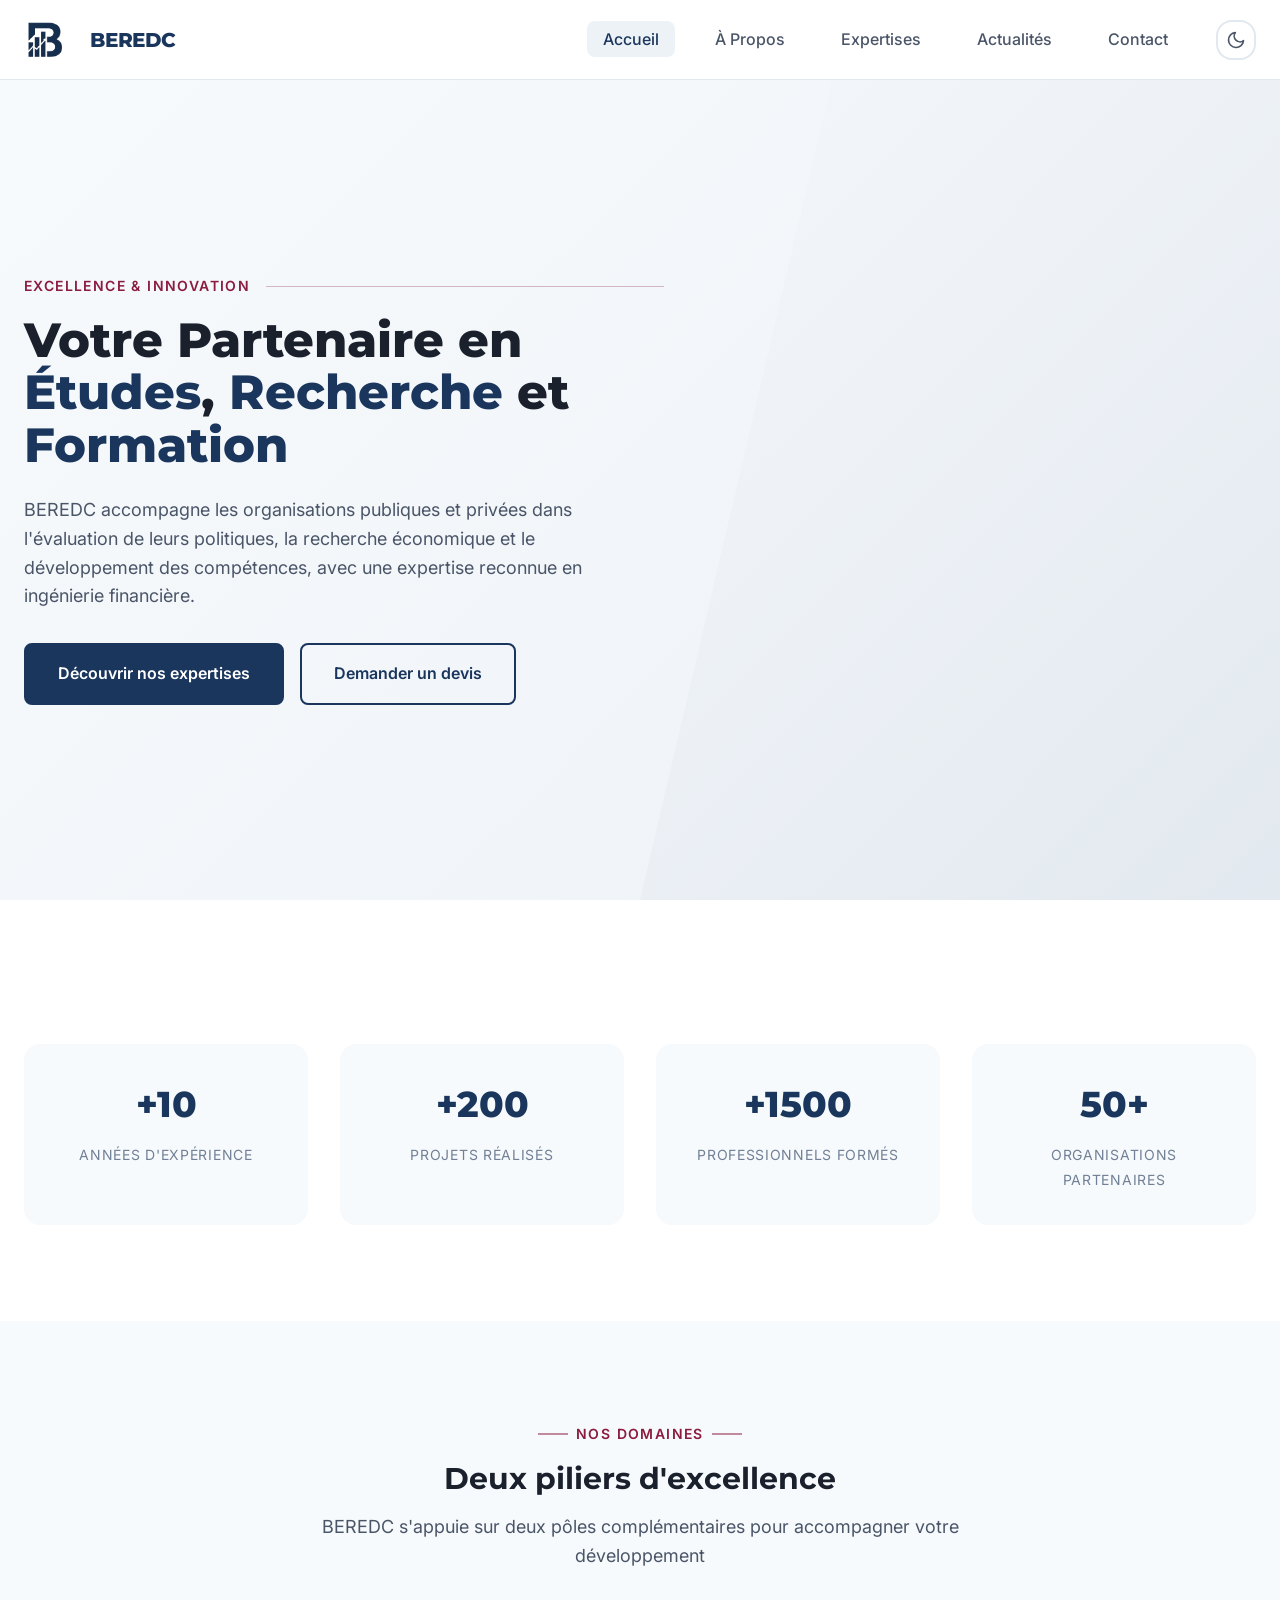
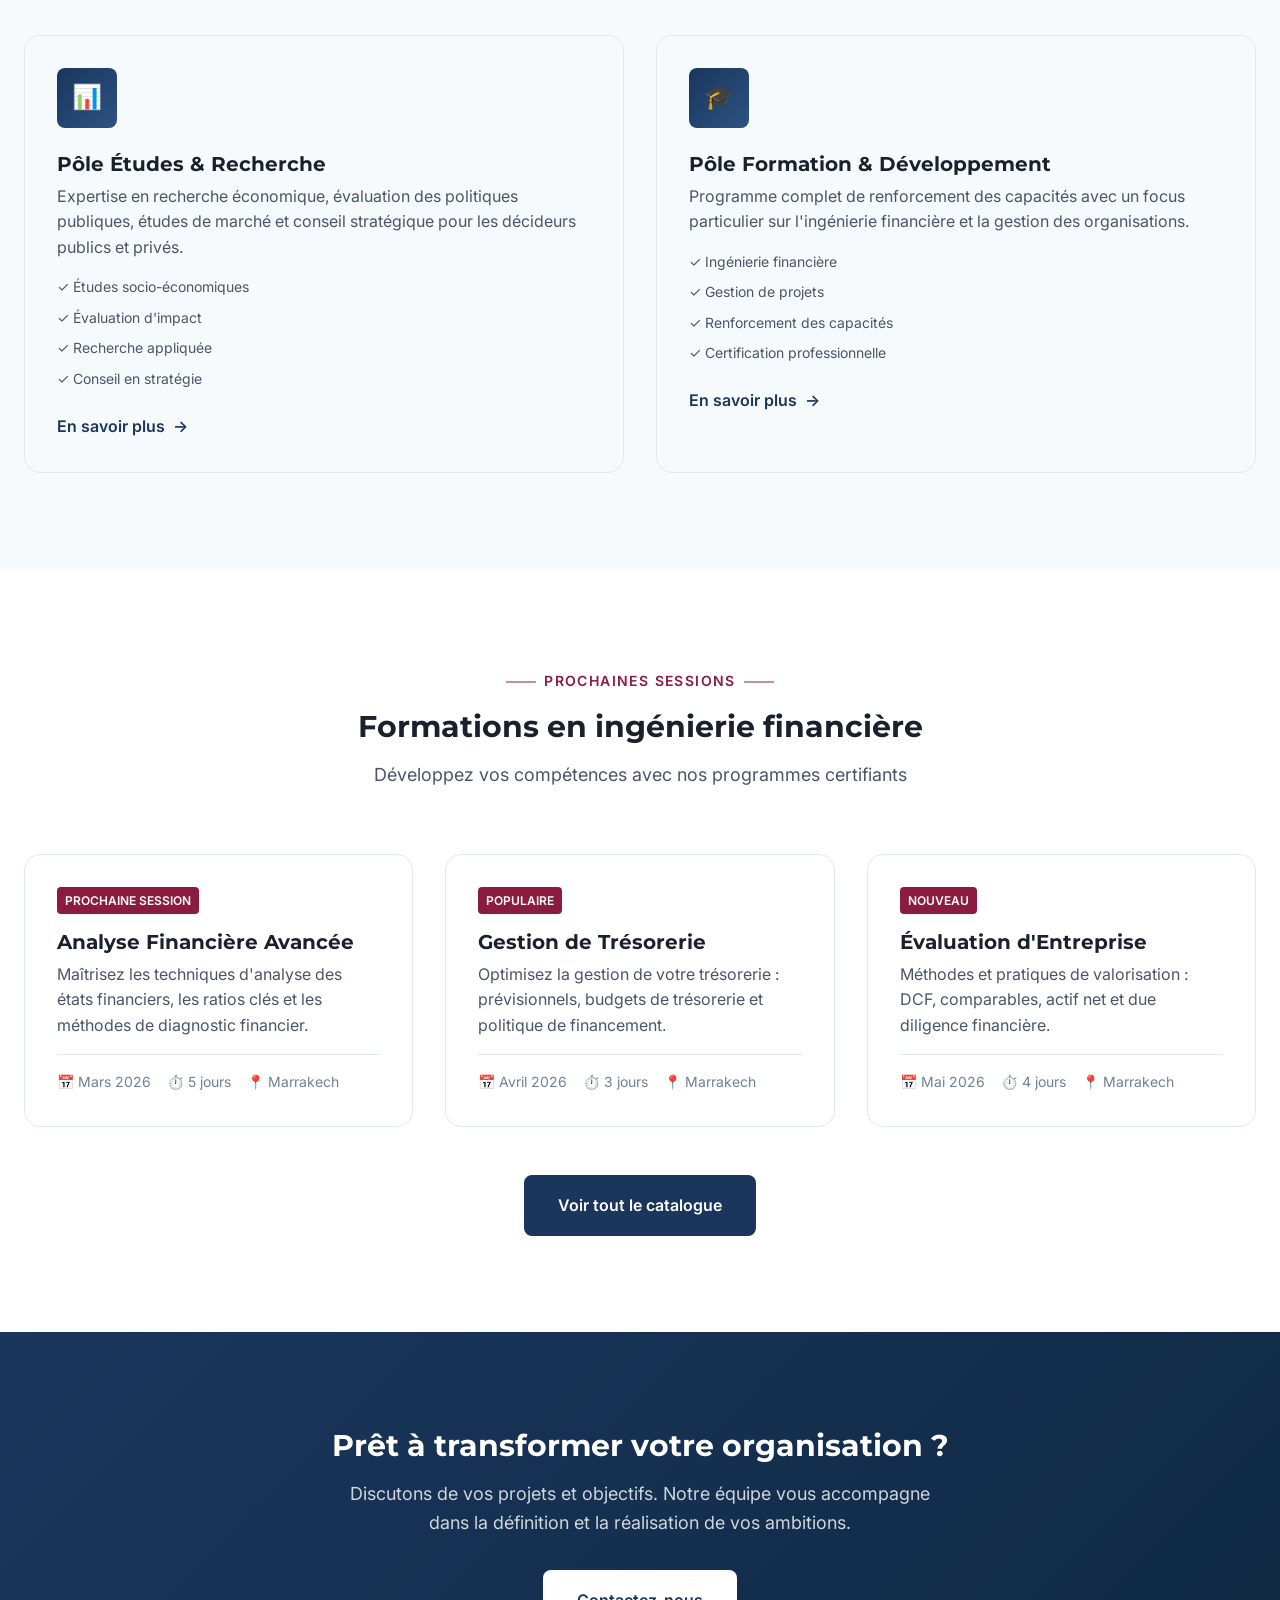
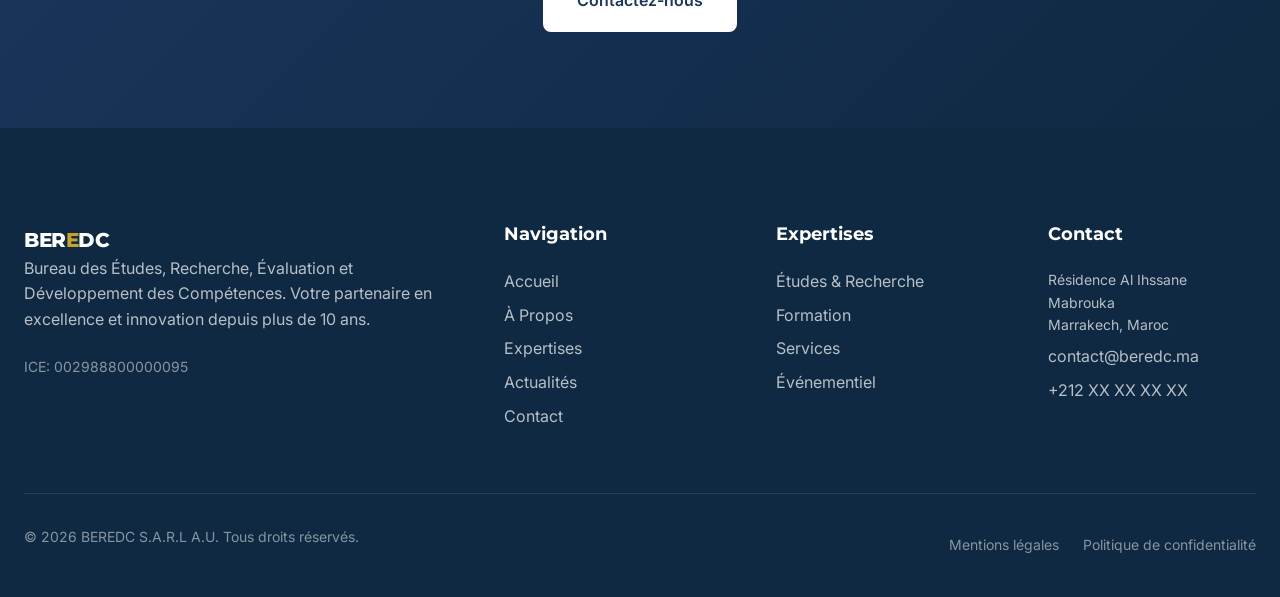
<file: index.html>
<!DOCTYPE html>
<html lang="fr">
<head>
  <meta charset="UTF-8">
  <meta name="viewport" content="width=device-width, initial-scale=1.0">
  <meta name="description" content="BEREDC - Bureau des Études, Recherche, Évaluation et Développement des Compétences. Expertise en études économiques, évaluation des politiques publiques et formation professionnelle à Marrakech.">
  <meta name="keywords" content="BEREDC, études économiques, recherche, évaluation, formation, développement des compétences, Marrakech, Maroc">
  <meta name="author" content="BEREDC S.A.R.L A.U">
  <meta name="theme-color" content="#1a365d">
  
  <!-- Open Graph -->
  <meta property="og:title" content="BEREDC - Excellence en Études, Recherche et Formation">
  <meta property="og:description" content="Bureau des Études, Recherche, Évaluation et Développement des Compétences. Expertise en études économiques et formation professionnelle.">
  <meta property="og:type" content="website">
  <meta property="og:url" content="https://www.beredc.ma">
  <meta property="og:image" content="https://www.beredc.ma/images/og-image.jpg">
  
  <title>BEREDC | Bureau des Études, Recherche & Développement des Compétences</title>
  
  <!-- Fonts -->
  <link rel="preconnect" href="https://fonts.googleapis.com">
  <link rel="preconnect" href="https://fonts.gstatic.com" crossorigin>
  <link href="https://fonts.googleapis.com/css2?family=Inter:wght@400;500;600;700&family=Montserrat:wght@600;700;800&display=swap" rel="stylesheet">
  
  <!-- Styles -->
  <link rel="stylesheet" href="css/styles.css">
  
  <!-- Favicon -->
  <link rel="icon" type="image/svg+xml" href="data:image/svg+xml,<svg xmlns='http://www.w3.org/2000/svg' viewBox='0 0 100 100'><text y='.9em' font-size='90'>🏛️</text></svg>">
  
  <!-- JSON-LD Structured Data -->
  <script type="application/ld+json">
  {
    "@context": "https://schema.org",
    "@type": "LocalBusiness",
    "name": "BEREDC S.A.R.L A.U",
    "alternateName": "Bureau des Études, Recherche, Évaluation et Développement des Compétences",
    "description": "Expertise en études économiques, évaluation des politiques publiques et formation professionnelle",
    "url": "https://www.beredc.ma",
    "telephone": "+212-XXX-XXXXXX",
    "email": "contact@beredc.ma",
    "address": {
      "@type": "PostalAddress",
      "streetAddress": "Résidence Al Ihssane Mabrouka",
      "addressLocality": "Marrakech",
      "addressCountry": "MA"
    },
    "founder": {
      "@type": "Person",
      "name": "M. El Houssain Choukar"
    },
    "taxID": "002988800000095",
    "sameAs": []
  }
  </script>
</head>
<body>
  <!-- Header -->
  <header class="header" role="banner">
    <div class="container header-inner">
      <a href="index.html" class="logo" aria-label="BEREDC - Page d'accueil">
        <img src="light%20mode%20logo%20.png" alt="" class="logo-img logo-light" width="150" height="50">
        <img src="darkmodelogo%20.png" alt="" class="logo-img logo-dark" width="150" height="50">
        <span class="logo-name">BEREDC</span>
      </a>
      
      <button class="mobile-menu-btn" id="mobile-menu-btn" aria-label="Menu de navigation" aria-expanded="false" aria-controls="main-nav">
        <span class="hamburger"></span>
        <span class="menu-label">Menu</span>
      </button>
      
      <nav class="nav" id="main-nav" role="navigation" aria-label="Navigation principale">
        <ul class="nav-list">
          <li><a href="index.html" class="nav-link active">Accueil</a></li>
          <li><a href="a-propos.html" class="nav-link">À Propos</a></li>
          <li><a href="expertises.html" class="nav-link">Expertises</a></li>
          <li><a href="actualites.html" class="nav-link">Actualités</a></li>
          <li><a href="contact.html" class="nav-link">Contact</a></li>
        </ul>
        
        <button class="theme-toggle" id="theme-toggle" aria-label="Basculer entre le mode clair et sombre">
          <span class="theme-icon" aria-hidden="true">
            <svg xmlns="http://www.w3.org/2000/svg" viewBox="0 0 24 24" fill="none" stroke="currentColor" stroke-width="2" stroke-linecap="round" stroke-linejoin="round"><path d="M21 12.79A9 9 0 1 1 11.21 3 7 7 0 0 0 21 12.79z"/></svg>
          </span>
        </button>
      </nav>
    </div>
  </header>

  <!-- Main Content -->
  <main class="main">
    <!-- Hero Section -->
    <section class="hero" aria-labelledby="hero-title">
      <div class="container">
        <div class="hero-content">
          <p class="hero-subtitle">Excellence & Innovation</p>
          <h1 id="hero-title" class="hero-title">
            Votre Partenaire en <span class="accent">Études</span>, <span class="accent">Recherche</span> et <span class="accent">Formation</span>
          </h1>
          <p class="hero-description">
            BEREDC accompagne les organisations publiques et privées dans l'évaluation de leurs politiques, 
            la recherche économique et le développement des compétences, avec une expertise reconnue en ingénierie financière.
          </p>
          <div class="hero-cta">
            <a href="expertises.html" class="btn btn-primary">Découvrir nos expertises</a>
            <a href="contact.html" class="btn btn-secondary">Demander un devis</a>
          </div>
        </div>
      </div>
    </section>

    <!-- Stats Section -->
    <section class="section" aria-labelledby="stats-heading">
      <div class="container">
        <h2 id="stats-heading" class="sr-only">Nos chiffres clés</h2>
        <div class="stats-grid">
          <article class="stat-card animate-on-scroll">
            <span class="stat-number">+10</span>
            <span class="stat-label">Années d'expérience</span>
          </article>
          <article class="stat-card animate-on-scroll">
            <span class="stat-number">+200</span>
            <span class="stat-label">Projets réalisés</span>
          </article>
          <article class="stat-card animate-on-scroll">
            <span class="stat-number">+1500</span>
            <span class="stat-label">Professionnels formés</span>
          </article>
          <article class="stat-card animate-on-scroll">
            <span class="stat-number">50+</span>
            <span class="stat-label">Organisations partenaires</span>
          </article>
        </div>
      </div>
    </section>

    <!-- Services Section -->
    <section class="section services-section" aria-labelledby="services-title">
      <div class="container">
        <header class="section-header animate-on-scroll">
          <span class="section-label">Nos Domaines</span>
          <h2 id="services-title" class="section-title">Deux piliers d'excellence</h2>
          <p class="section-description">
            BEREDC s'appuie sur deux pôles complémentaires pour accompagner votre développement
          </p>
        </header>
        
        <div class="cards-grid">
          <!-- Pôle Études -->
          <article class="card animate-on-scroll">
            <div class="card-icon" aria-hidden="true">📊</div>
            <h3 class="card-title">Pôle Études & Recherche</h3>
            <p class="card-description">
              Expertise en recherche économique, évaluation des politiques publiques, études de marché 
              et conseil stratégique pour les décideurs publics et privés.
            </p>
            <ul style="margin-bottom: 1.5rem; color: var(--text-secondary); font-size: 0.875rem;">
              <li style="margin-bottom: 0.5rem;">✓ Études socio-économiques</li>
              <li style="margin-bottom: 0.5rem;">✓ Évaluation d'impact</li>
              <li style="margin-bottom: 0.5rem;">✓ Recherche appliquée</li>
              <li>✓ Conseil en stratégie</li>
            </ul>
            <a href="expertises.html#etudes" class="card-link">
              En savoir plus <span aria-hidden="true">→</span>
            </a>
          </article>
          
          <!-- Pôle Formation -->
          <article class="card animate-on-scroll">
            <div class="card-icon" aria-hidden="true">🎓</div>
            <h3 class="card-title">Pôle Formation & Développement</h3>
            <p class="card-description">
              Programme complet de renforcement des capacités avec un focus particulier sur 
              l'ingénierie financière et la gestion des organisations.
            </p>
            <ul style="margin-bottom: 1.5rem; color: var(--text-secondary); font-size: 0.875rem;">
              <li style="margin-bottom: 0.5rem;">✓ Ingénierie financière</li>
              <li style="margin-bottom: 0.5rem;">✓ Gestion de projets</li>
              <li style="margin-bottom: 0.5rem;">✓ Renforcement des capacités</li>
              <li>✓ Certification professionnelle</li>
            </ul>
            <a href="expertises.html#formation" class="card-link">
              En savoir plus <span aria-hidden="true">→</span>
            </a>
          </article>
        </div>
      </div>
    </section>

    <!-- Formations Phares Section -->
    <section class="section" aria-labelledby="formations-title">
      <div class="container">
        <header class="section-header animate-on-scroll">
          <span class="section-label">Prochaines sessions</span>
          <h2 id="formations-title" class="section-title">Formations en ingénierie financière</h2>
          <p class="section-description">
            Développez vos compétences avec nos programmes certifiants
          </p>
        </header>
        
        <div class="cards-grid">
          <article class="card formation-card animate-on-scroll">
            <span class="formation-badge">Prochaine session</span>
            <h3 class="card-title">Analyse Financière Avancée</h3>
            <p class="card-description">
              Maîtrisez les techniques d'analyse des états financiers, 
              les ratios clés et les méthodes de diagnostic financier.
            </p>
            <div class="formation-meta">
              <span>📅 Mars 2026</span>
              <span>⏱️ 5 jours</span>
              <span>📍 Marrakech</span>
            </div>
          </article>
          
          <article class="card formation-card animate-on-scroll">
            <span class="formation-badge">Populaire</span>
            <h3 class="card-title">Gestion de Trésorerie</h3>
            <p class="card-description">
              Optimisez la gestion de votre trésorerie : prévisionnels, 
              budgets de trésorerie et politique de financement.
            </p>
            <div class="formation-meta">
              <span>📅 Avril 2026</span>
              <span>⏱️ 3 jours</span>
              <span>📍 Marrakech</span>
            </div>
          </article>
          
          <article class="card formation-card animate-on-scroll">
            <span class="formation-badge">Nouveau</span>
            <h3 class="card-title">Évaluation d'Entreprise</h3>
            <p class="card-description">
              Méthodes et pratiques de valorisation : DCF, comparables, 
              actif net et due diligence financière.
            </p>
            <div class="formation-meta">
              <span>📅 Mai 2026</span>
              <span>⏱️ 4 jours</span>
              <span>📍 Marrakech</span>
            </div>
          </article>
        </div>
        
        <div class="text-center" style="margin-top: 3rem;">
          <a href="expertises.html#formation" class="btn btn-primary">Voir tout le catalogue</a>
        </div>
      </div>
    </section>

    <!-- CTA Section -->
    <section class="section" style="background: linear-gradient(135deg, var(--color-primary) 0%, var(--color-primary-dark) 100%); color: white;">
      <div class="container text-center">
        <h2 class="animate-on-scroll" style="color: white; margin-bottom: 1rem;">Prêt à transformer votre organisation ?</h2>
        <p class="animate-on-scroll" style="color: rgba(255,255,255,0.8); font-size: 1.125rem; max-width: 600px; margin: 0 auto 2rem;">
          Discutons de vos projets et objectifs. Notre équipe vous accompagne dans la définition 
          et la réalisation de vos ambitions.
        </p>
        <div class="animate-on-scroll">
          <a href="contact.html" class="btn" style="background: white; color: var(--color-primary);">Contactez-nous</a>
        </div>
      </div>
    </section>
  </main>

  <!-- Footer -->
  <footer class="footer" role="contentinfo">
    <div class="container">
      <div class="footer-grid">
        <!-- Brand -->
        <div class="footer-brand">
          <span class="logo-text">BER<span>E</span>DC</span>
          <p class="footer-description">
            Bureau des Études, Recherche, Évaluation et Développement des Compétences. 
            Votre partenaire en excellence et innovation depuis plus de 10 ans.
          </p>
          <p style="color: rgba(255,255,255,0.5); font-size: 0.875rem;">
            ICE: 002988800000095
          </p>
        </div>
        
        <!-- Links -->
        <div>
          <h3 class="footer-title">Navigation</h3>
          <ul class="footer-links">
            <li><a href="index.html" class="footer-link">Accueil</a></li>
            <li><a href="a-propos.html" class="footer-link">À Propos</a></li>
            <li><a href="expertises.html" class="footer-link">Expertises</a></li>
            <li><a href="actualites.html" class="footer-link">Actualités</a></li>
            <li><a href="contact.html" class="footer-link">Contact</a></li>
          </ul>
        </div>
        
        <!-- Expertises -->
        <div>
          <h3 class="footer-title">Expertises</h3>
          <ul class="footer-links">
            <li><a href="expertises.html#etudes" class="footer-link">Études & Recherche</a></li>
            <li><a href="expertises.html#formation" class="footer-link">Formation</a></li>
            <li><a href="expertises.html#services" class="footer-link">Services</a></li>
            <li><a href="expertises.html#evenementiel" class="footer-link">Événementiel</a></li>
          </ul>
        </div>
        
        <!-- Contact -->
        <div>
          <h3 class="footer-title">Contact</h3>
          <ul class="footer-links">
            <li style="color: rgba(255,255,255,0.7); font-size: 0.875rem;">
              Résidence Al Ihssane Mabrouka<br>
              Marrakech, Maroc
            </li>
            <li><a href="mailto:contact@beredc.ma" class="footer-link">contact@beredc.ma</a></li>
            <li><a href="tel:+212XXXXXXXXX" class="footer-link">+212 XX XX XX XX</a></li>
          </ul>
        </div>
      </div>
      
      <div class="footer-bottom">
        <p class="footer-copyright">
          © 2026 BEREDC S.A.R.L A.U. Tous droits réservés.
        </p>
        <div class="footer-legal">
          <a href="#">Mentions légales</a>
          <a href="#">Politique de confidentialité</a>
        </div>
      </div>
    </div>
  </footer>

  <script src="js/main.js" defer></script>
</body>
</html>
</file>
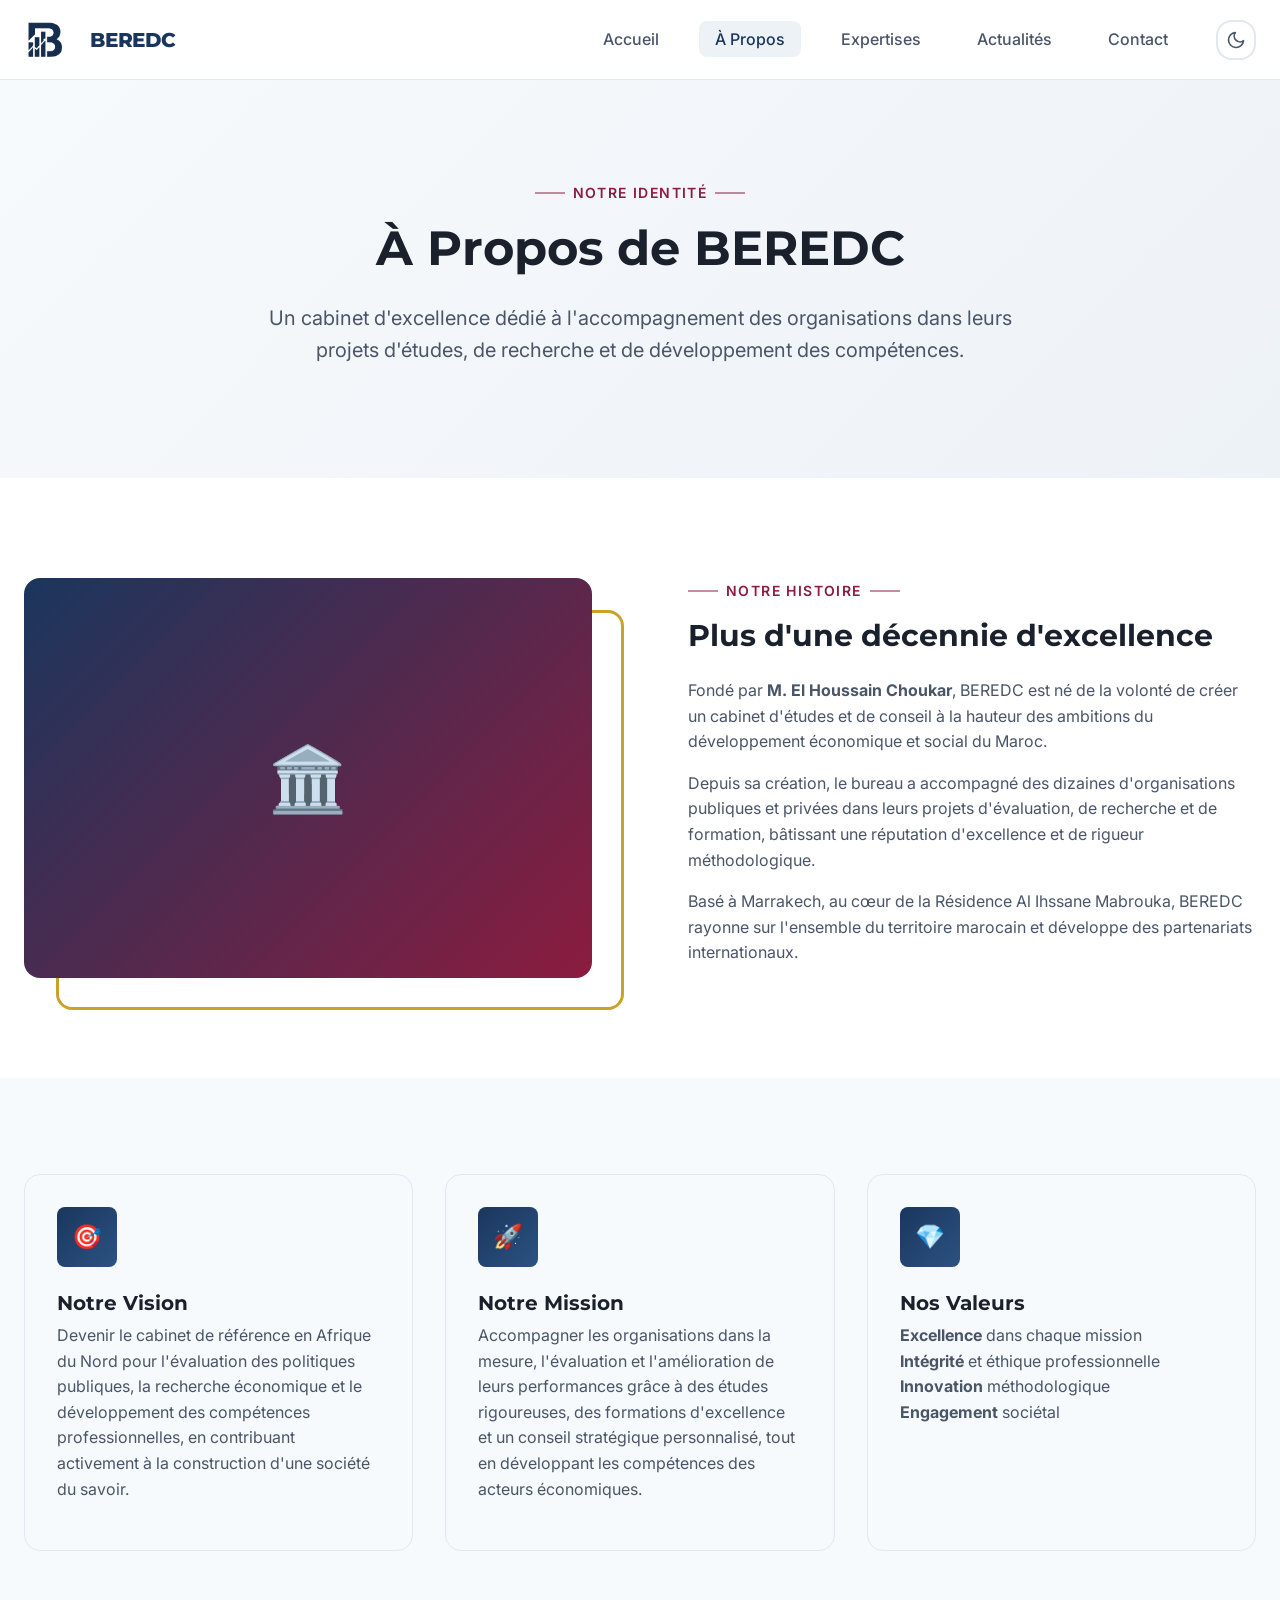
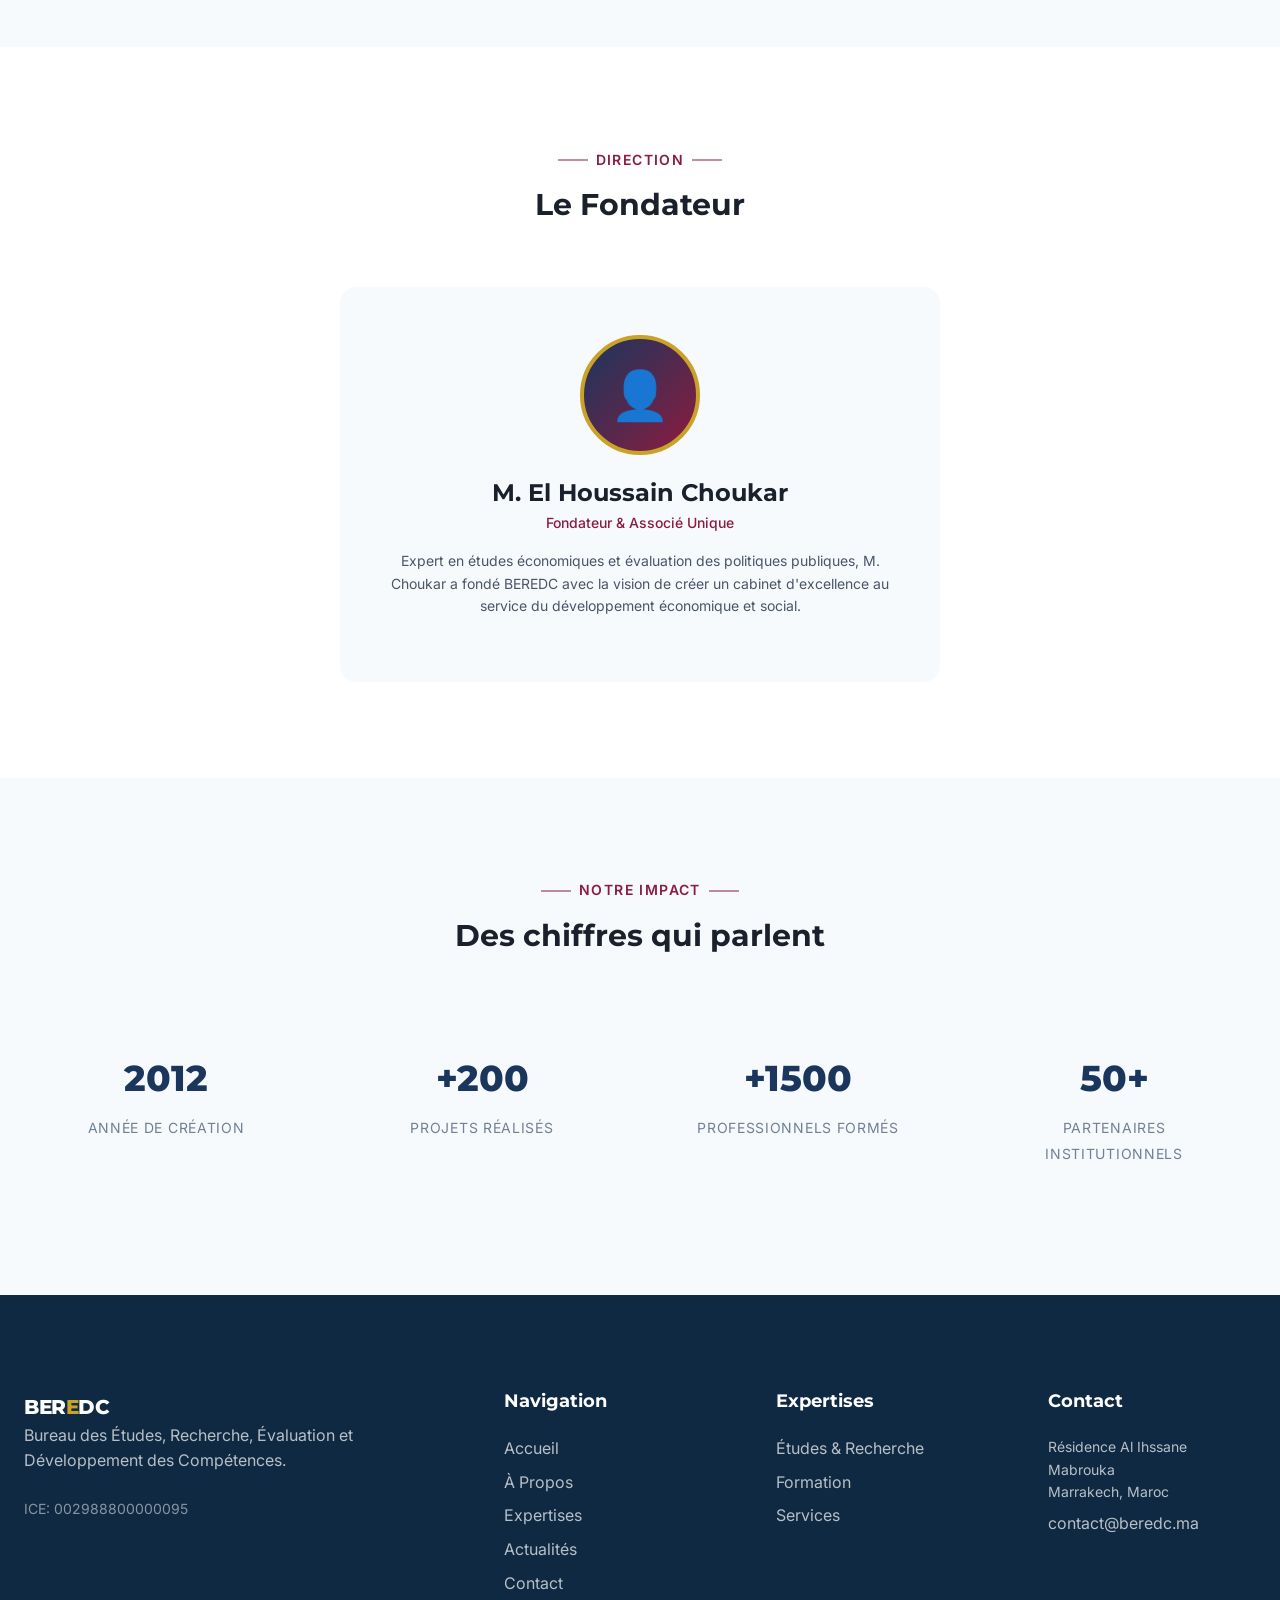
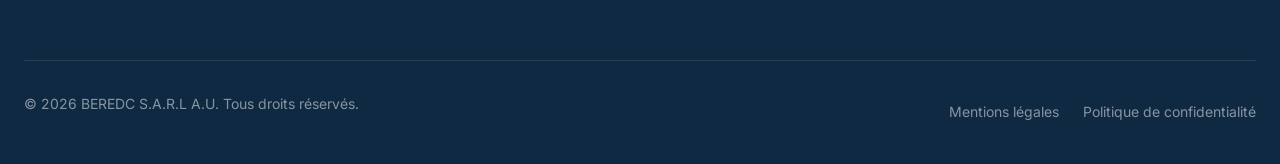
<file: a-propos.html>
<!DOCTYPE html>
<html lang="fr">
<head>
  <meta charset="UTF-8">
  <meta name="viewport" content="width=device-width, initial-scale=1.0">
  <meta name="description" content="Découvrez l'histoire, la vision et les valeurs de BEREDC. Fondé par M. El Houssain Choukar, le bureau accompagne les organisations dans leurs projets d'études et de formation.">
  <title>À Propos | BEREDC - Notre Histoire et Nos Valeurs</title>
  
  <link rel="preconnect" href="https://fonts.googleapis.com">
  <link rel="preconnect" href="https://fonts.gstatic.com" crossorigin>
  <link href="https://fonts.googleapis.com/css2?family=Inter:wght@400;500;600;700&family=Montserrat:wght@600;700;800&display=swap" rel="stylesheet">
  
  <link rel="stylesheet" href="css/styles.css">
  <link rel="icon" type="image/svg+xml" href="data:image/svg+xml,<svg xmlns='http://www.w3.org/2000/svg' viewBox='0 0 100 100'><text y='.9em' font-size='90'>🏛️</text></svg>">
  
  <script type="application/ld+json">
  {
    "@context": "https://schema.org",
    "@type": "AboutPage",
    "name": "À Propos de BEREDC",
    "description": "Historique et valeurs du Bureau des Études, Recherche, Évaluation et Développement des Compétences"
  }
  </script>
</head>
<body>
  <header class="header" role="banner">
    <div class="container header-inner">
      <a href="index.html" class="logo" aria-label="BEREDC - Page d'accueil">
        <img src="light%20mode%20logo%20.png" alt="" class="logo-img logo-light" width="150" height="50">
        <img src="darkmodelogo%20.png" alt="" class="logo-img logo-dark" width="150" height="50">
        <span class="logo-name">BEREDC</span>
      </a>
      
      <button class="mobile-menu-btn" id="mobile-menu-btn" aria-label="Menu de navigation" aria-expanded="false" aria-controls="main-nav">
        <span class="hamburger"></span>
        <span class="menu-label">Menu</span>
      </button>
      
      <nav class="nav" id="main-nav" role="navigation" aria-label="Navigation principale">
        <ul class="nav-list">
          <li><a href="index.html" class="nav-link">Accueil</a></li>
          <li><a href="a-propos.html" class="nav-link active">À Propos</a></li>
          <li><a href="expertises.html" class="nav-link">Expertises</a></li>
          <li><a href="actualites.html" class="nav-link">Actualités</a></li>
          <li><a href="contact.html" class="nav-link">Contact</a></li>
        </ul>
        
        <button class="theme-toggle" id="theme-toggle" aria-label="Basculer entre le mode clair et sombre">
          <span class="theme-icon" aria-hidden="true">
            <svg xmlns="http://www.w3.org/2000/svg" viewBox="0 0 24 24" fill="none" stroke="currentColor" stroke-width="2"><path d="M21 12.79A9 9 0 1 1 11.21 3 7 7 0 0 0 21 12.79z"/></svg>
          </span>
        </button>
      </nav>
    </div>
  </header>

  <main class="main">
    <!-- Hero -->
    <section class="section" style="padding-top: 6rem; background: linear-gradient(135deg, var(--bg-secondary) 0%, var(--bg-tertiary) 100%);">
      <div class="container">
        <div class="text-center" style="max-width: 800px; margin: 0 auto;">
          <span class="section-label animate-on-scroll">Notre Identité</span>
          <h1 class="animate-on-scroll" style="font-size: 3rem; margin-bottom: 1.5rem;">À Propos de BEREDC</h1>
          <p class="animate-on-scroll" style="font-size: 1.25rem; color: var(--text-secondary);">
            Un cabinet d'excellence dédié à l'accompagnement des organisations dans leurs projets 
            d'études, de recherche et de développement des compétences.
          </p>
        </div>
      </div>
    </section>

    <!-- Histoire -->
    <section class="section">
      <div class="container">
        <div class="about-grid">
          <div class="about-image animate-on-scroll">
            <div style="background: linear-gradient(135deg, var(--color-primary), var(--color-secondary)); height: 100%; min-height: 400px; border-radius: 1rem; display: flex; align-items: center; justify-content: center; color: white; font-size: 4rem;">
              🏛️
            </div>
          </div>
          
          <div class="about-content">
            <span class="section-label animate-on-scroll">Notre Histoire</span>
            <h2 class="animate-on-scroll">Plus d'une décennie d'excellence</h2>
            <p class="animate-on-scroll">
              Fondé par <strong>M. El Houssain Choukar</strong>, BEREDC est né de la volonté de créer 
              un cabinet d'études et de conseil à la hauteur des ambitions du développement économique 
              et social du Maroc.
            </p>
            <p class="animate-on-scroll">
              Depuis sa création, le bureau a accompagné des dizaines d'organisations publiques et privées 
              dans leurs projets d'évaluation, de recherche et de formation, bâtissant une réputation 
              d'excellence et de rigueur méthodologique.
            </p>
            <p class="animate-on-scroll">
              Basé à Marrakech, au cœur de la Résidence Al Ihssane Mabrouka, BEREDC rayonne sur 
              l'ensemble du territoire marocain et développe des partenariats internationaux.
            </p>
          </div>
        </div>
      </div>
    </section>

    <!-- Vision & Mission -->
    <section class="section services-section">
      <div class="container">
        <div class="cards-grid">
          <article class="card animate-on-scroll">
            <div class="card-icon">🎯</div>
            <h3 class="card-title">Notre Vision</h3>
            <p class="card-description">
              Devenir le cabinet de référence en Afrique du Nord pour l'évaluation des politiques publiques, 
              la recherche économique et le développement des compétences professionnelles, 
              en contribuant activement à la construction d'une société du savoir.
            </p>
          </article>
          
          <article class="card animate-on-scroll">
            <div class="card-icon">🚀</div>
            <h3 class="card-title">Notre Mission</h3>
            <p class="card-description">
              Accompagner les organisations dans la mesure, l'évaluation et l'amélioration de leurs performances 
              grâce à des études rigoureuses, des formations d'excellence et un conseil stratégique personnalisé, 
              tout en développant les compétences des acteurs économiques.
            </p>
          </article>
          
          <article class="card animate-on-scroll">
            <div class="card-icon">💎</div>
            <h3 class="card-title">Nos Valeurs</h3>
            <p class="card-description">
              <strong>Excellence</strong> dans chaque mission<br>
              <strong>Intégrité</strong> et éthique professionnelle<br>
              <strong>Innovation</strong> méthodologique<br>
              <strong>Engagement</strong> sociétal
            </p>
          </article>
        </div>
      </div>
    </section>

    <!-- Fondateur -->
    <section class="section">
      <div class="container">
        <header class="section-header animate-on-scroll">
          <span class="section-label">Direction</span>
          <h2 class="section-title">Le Fondateur</h2>
        </header>
        
        <div class="team-grid" style="max-width: 600px; margin: 0 auto;">
          <article class="team-card animate-on-scroll" style="padding: 3rem;">
            <div class="team-avatar" style="background: linear-gradient(135deg, var(--color-primary), var(--color-secondary)); display: flex; align-items: center; justify-content: center; font-size: 3rem;">
              👤
            </div>
            <h3 class="team-name" style="font-size: 1.5rem;">M. El Houssain Choukar</h3>
            <p class="team-role">Fondateur & Associé Unique</p>
            <p style="color: var(--text-secondary); margin-top: 1rem; font-size: 0.875rem;">
              Expert en études économiques et évaluation des politiques publiques, 
              M. Choukar a fondé BEREDC avec la vision de créer un cabinet d'excellence 
              au service du développement économique et social.
            </p>
          </article>
        </div>
      </div>
    </section>

    <!-- Chiffres -->
    <section class="section services-section">
      <div class="container">
        <header class="section-header animate-on-scroll">
          <span class="section-label">Notre Impact</span>
          <h2 class="section-title">Des chiffres qui parlent</h2>
        </header>
        
        <div class="stats-grid" style="grid-template-columns: repeat(4, 1fr);">
          <div class="stat-card animate-on-scroll">
            <span class="stat-number">2012</span>
            <span class="stat-label">Année de création</span>
          </div>
          <div class="stat-card animate-on-scroll">
            <span class="stat-number">+200</span>
            <span class="stat-label">Projets réalisés</span>
          </div>
          <div class="stat-card animate-on-scroll">
            <span class="stat-number">+1500</span>
            <span class="stat-label">Professionnels formés</span>
          </div>
          <div class="stat-card animate-on-scroll">
            <span class="stat-number">50+</span>
            <span class="stat-label">Partenaires institutionnels</span>
          </div>
        </div>
      </div>
    </section>
  </main>

  <footer class="footer" role="contentinfo">
    <div class="container">
      <div class="footer-grid">
        <div class="footer-brand">
          <span class="logo-text">BER<span>E</span>DC</span>
          <p class="footer-description">
            Bureau des Études, Recherche, Évaluation et Développement des Compétences.
          </p>
          <p style="color: rgba(255,255,255,0.5); font-size: 0.875rem;">ICE: 002988800000095</p>
        </div>
        <div>
          <h3 class="footer-title">Navigation</h3>
          <ul class="footer-links">
            <li><a href="index.html" class="footer-link">Accueil</a></li>
            <li><a href="a-propos.html" class="footer-link">À Propos</a></li>
            <li><a href="expertises.html" class="footer-link">Expertises</a></li>
            <li><a href="actualites.html" class="footer-link">Actualités</a></li>
            <li><a href="contact.html" class="footer-link">Contact</a></li>
          </ul>
        </div>
        <div>
          <h3 class="footer-title">Expertises</h3>
          <ul class="footer-links">
            <li><a href="expertises.html#etudes" class="footer-link">Études & Recherche</a></li>
            <li><a href="expertises.html#formation" class="footer-link">Formation</a></li>
            <li><a href="expertises.html#services" class="footer-link">Services</a></li>
          </ul>
        </div>
        <div>
          <h3 class="footer-title">Contact</h3>
          <ul class="footer-links">
            <li style="color: rgba(255,255,255,0.7); font-size: 0.875rem;">
              Résidence Al Ihssane Mabrouka<br>Marrakech, Maroc
            </li>
            <li><a href="mailto:contact@beredc.ma" class="footer-link">contact@beredc.ma</a></li>
          </ul>
        </div>
      </div>
      <div class="footer-bottom">
        <p class="footer-copyright">© 2026 BEREDC S.A.R.L A.U. Tous droits réservés.</p>
        <div class="footer-legal">
          <a href="#">Mentions légales</a>
          <a href="#">Politique de confidentialité</a>
        </div>
      </div>
    </div>
  </footer>

  <script src="js/main.js" defer></script>
</body>
</html>
</file>
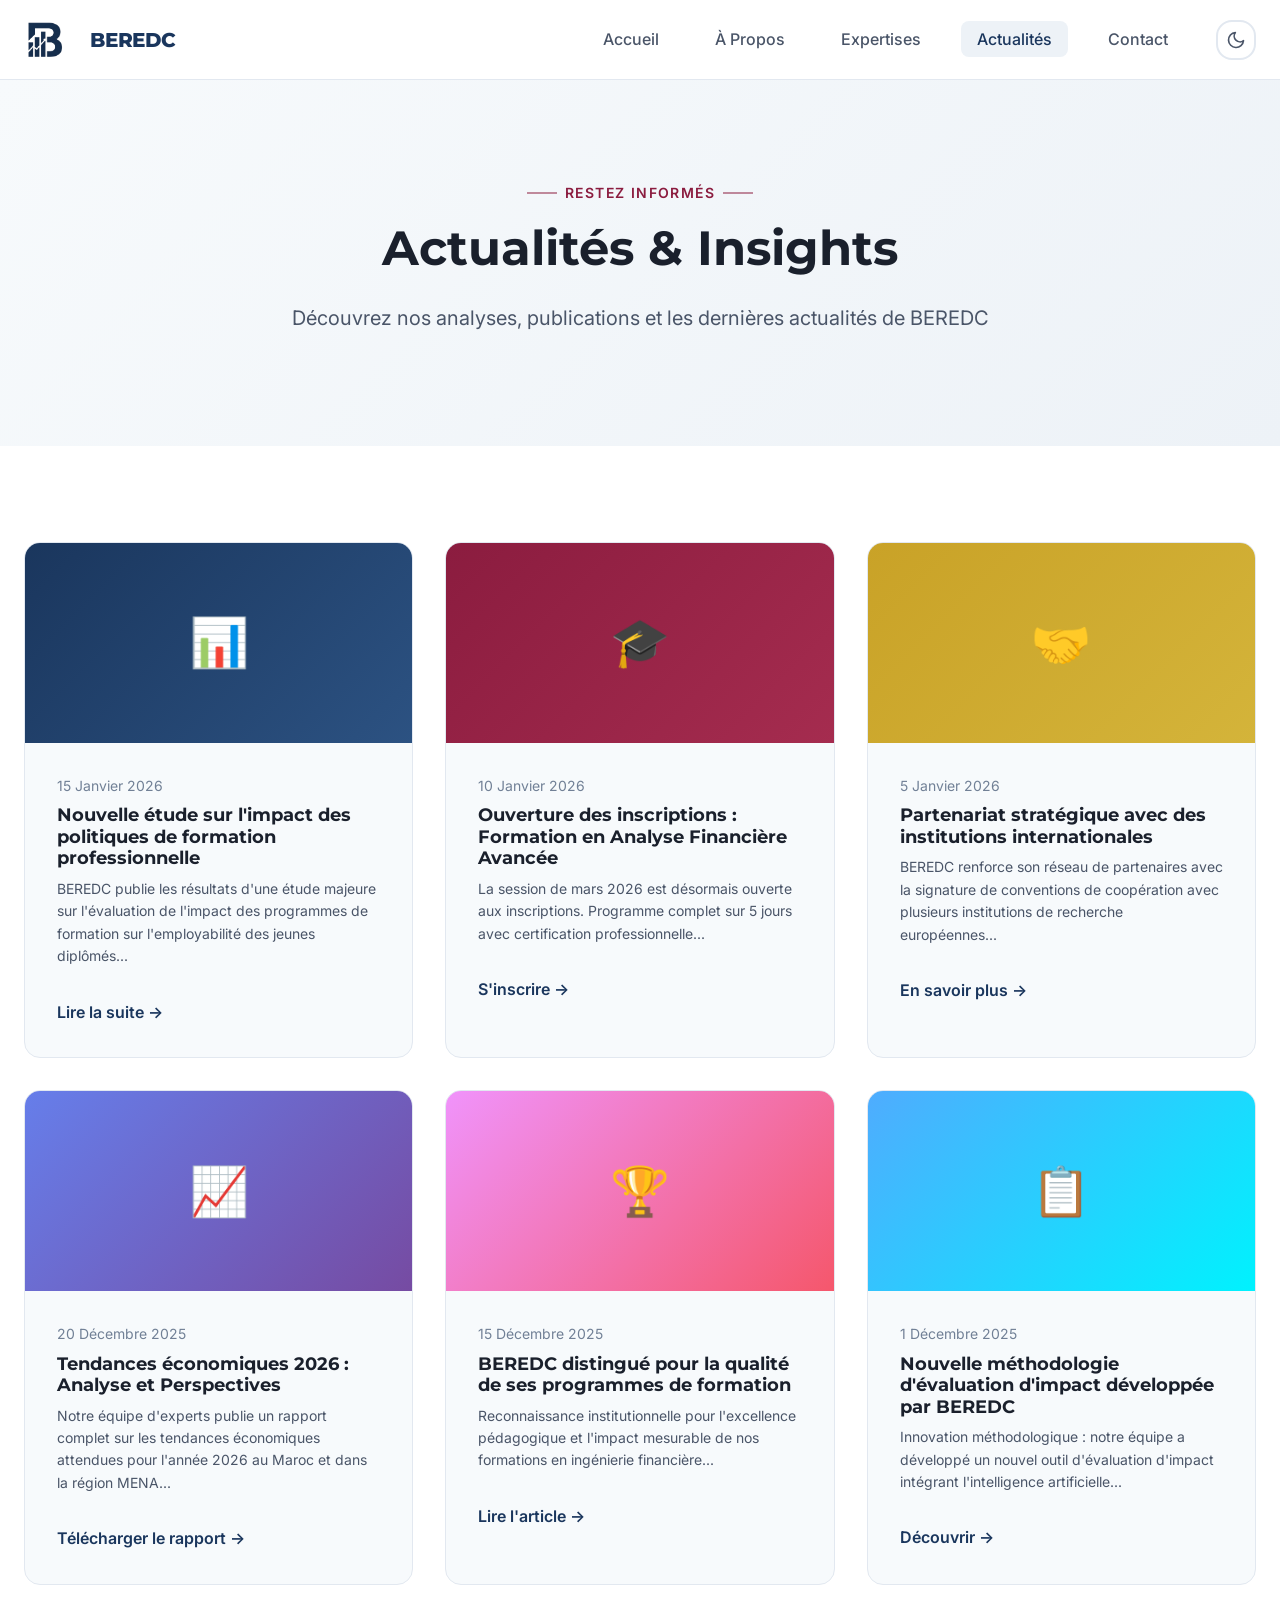
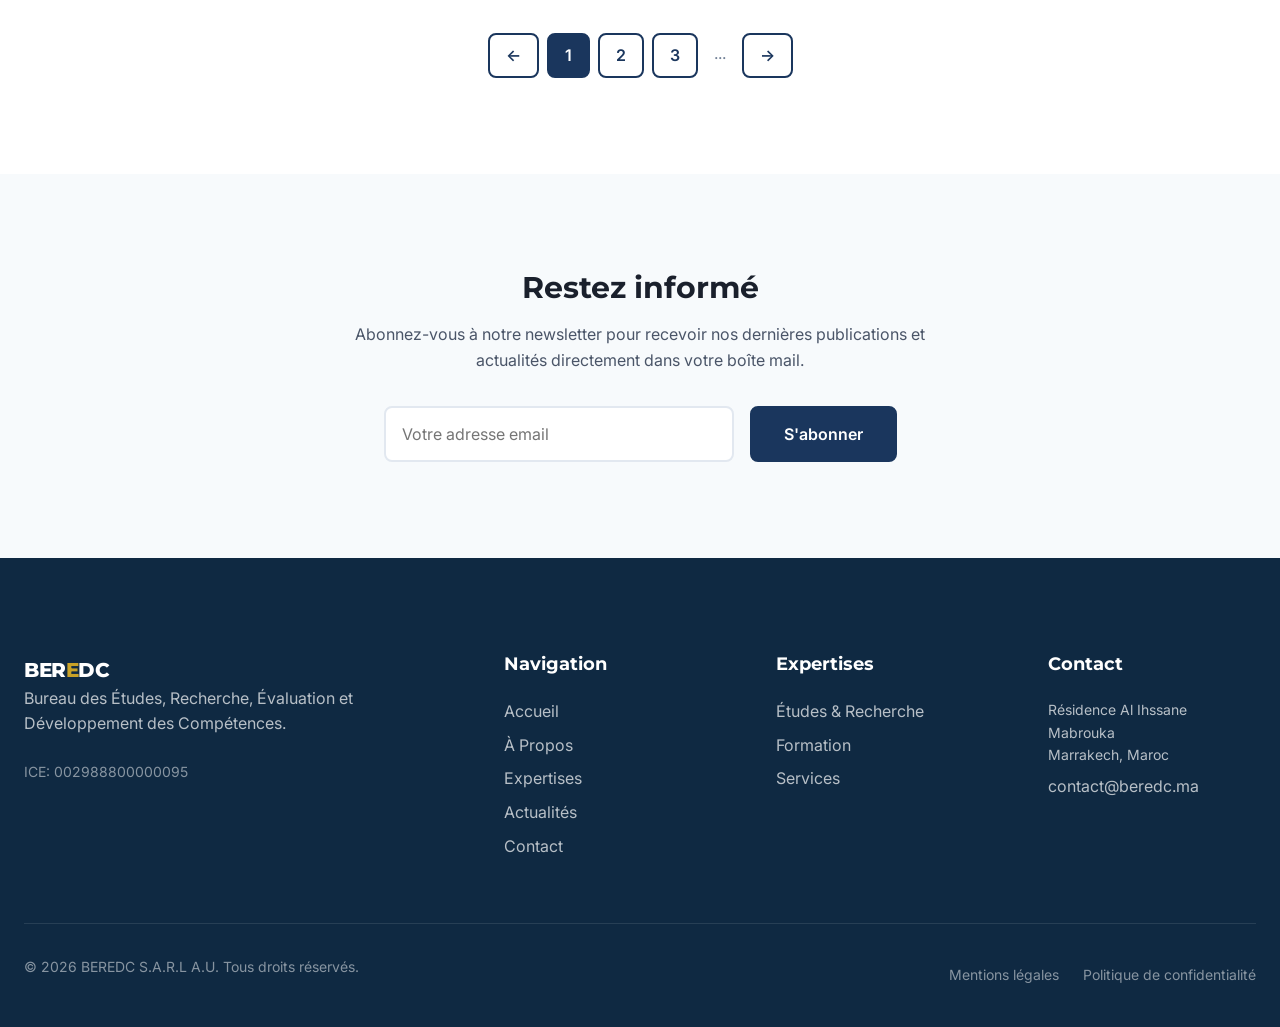
<file: actualites.html>
<!DOCTYPE html>
<html lang="fr">
<head>
  <meta charset="UTF-8">
  <meta name="viewport" content="width=device-width, initial-scale=1.0">
  <meta name="description" content="Actualités, publications et insights de BEREDC. Découvrez nos analyses économiques, annonces de formations et articles d'expertise.">
  <title>Actualités & Insights | BEREDC - Publications et Analyses</title>
  
  <link rel="preconnect" href="https://fonts.googleapis.com">
  <link rel="preconnect" href="https://fonts.gstatic.com" crossorigin>
  <link href="https://fonts.googleapis.com/css2?family=Inter:wght@400;500;600;700&family=Montserrat:wght@600;700;800&display=swap" rel="stylesheet">
  
  <link rel="stylesheet" href="css/styles.css">
  <link rel="icon" type="image/svg+xml" href="data:image/svg+xml,<svg xmlns='http://www.w3.org/2000/svg' viewBox='0 0 100 100'><text y='.9em' font-size='90'>🏛️</text></svg>">
</head>
<body>
  <header class="header" role="banner">
    <div class="container header-inner">
      <a href="index.html" class="logo" aria-label="BEREDC - Page d'accueil">
        <img src="light%20mode%20logo%20.png" alt="" class="logo-img logo-light" width="150" height="50">
        <img src="darkmodelogo%20.png" alt="" class="logo-img logo-dark" width="150" height="50">
        <span class="logo-name">BEREDC</span>
      </a>
      
      <button class="mobile-menu-btn" id="mobile-menu-btn" aria-label="Menu de navigation" aria-expanded="false" aria-controls="main-nav">
        <span class="hamburger"></span>
        <span class="menu-label">Menu</span>
      </button>
      
      <nav class="nav" id="main-nav" role="navigation" aria-label="Navigation principale">
        <ul class="nav-list">
          <li><a href="index.html" class="nav-link">Accueil</a></li>
          <li><a href="a-propos.html" class="nav-link">À Propos</a></li>
          <li><a href="expertises.html" class="nav-link">Expertises</a></li>
          <li><a href="actualites.html" class="nav-link active">Actualités</a></li>
          <li><a href="contact.html" class="nav-link">Contact</a></li>
        </ul>
        
        <button class="theme-toggle" id="theme-toggle" aria-label="Basculer entre le mode clair et sombre">
          <span class="theme-icon" aria-hidden="true">
            <svg xmlns="http://www.w3.org/2000/svg" viewBox="0 0 24 24" fill="none" stroke="currentColor" stroke-width="2"><path d="M21 12.79A9 9 0 1 1 11.21 3 7 7 0 0 0 21 12.79z"/></svg>
          </span>
        </button>
      </nav>
    </div>
  </header>

  <main class="main">
    <!-- Hero -->
    <section class="section" style="padding-top: 6rem; background: linear-gradient(135deg, var(--bg-secondary) 0%, var(--bg-tertiary) 100%);">
      <div class="container">
        <div class="text-center" style="max-width: 800px; margin: 0 auto;">
          <span class="section-label animate-on-scroll">Restez informés</span>
          <h1 class="animate-on-scroll" style="font-size: 3rem; margin-bottom: 1.5rem;">Actualités & Insights</h1>
          <p class="animate-on-scroll" style="font-size: 1.25rem; color: var(--text-secondary);">
            Découvrez nos analyses, publications et les dernières actualités de BEREDC
          </p>
        </div>
      </div>
    </section>

    <!-- Actualités -->
    <section class="section">
      <div class="container">
        <div class="news-grid">
          <article class="news-card animate-on-scroll">
            <div style="background: linear-gradient(135deg, var(--color-primary), var(--color-primary-light)); height: 200px; display: flex; align-items: center; justify-content: center; color: white; font-size: 3rem;">
              📊
            </div>
            <div class="news-content">
              <p class="news-date">15 Janvier 2026</p>
              <h3 class="news-title">Nouvelle étude sur l'impact des politiques de formation professionnelle</h3>
              <p class="news-excerpt">
                BEREDC publie les résultats d'une étude majeure sur l'évaluation de l'impact 
                des programmes de formation sur l'employabilité des jeunes diplômés...
              </p>
              <a href="#" class="card-link" style="margin-top: 1rem; display: inline-block;">Lire la suite →</a>
            </div>
          </article>
          
          <article class="news-card animate-on-scroll">
            <div style="background: linear-gradient(135deg, var(--color-secondary), var(--color-secondary-light)); height: 200px; display: flex; align-items: center; justify-content: center; color: white; font-size: 3rem;">
              🎓
            </div>
            <div class="news-content">
              <p class="news-date">10 Janvier 2026</p>
              <h3 class="news-title">Ouverture des inscriptions : Formation en Analyse Financière Avancée</h3>
              <p class="news-excerpt">
                La session de mars 2026 est désormais ouverte aux inscriptions. 
                Programme complet sur 5 jours avec certification professionnelle...
              </p>
              <a href="expertises.html#formation" class="card-link" style="margin-top: 1rem; display: inline-block;">S'inscrire →</a>
            </div>
          </article>
          
          <article class="news-card animate-on-scroll">
            <div style="background: linear-gradient(135deg, var(--color-accent), #d4b43a); height: 200px; display: flex; align-items: center; justify-content: center; color: var(--color-primary-dark); font-size: 3rem;">
              🤝
            </div>
            <div class="news-content">
              <p class="news-date">5 Janvier 2026</p>
              <h3 class="news-title">Partenariat stratégique avec des institutions internationales</h3>
              <p class="news-excerpt">
                BEREDC renforce son réseau de partenaires avec la signature de conventions 
                de coopération avec plusieurs institutions de recherche européennes...
              </p>
              <a href="#" class="card-link" style="margin-top: 1rem; display: inline-block;">En savoir plus →</a>
            </div>
          </article>
          
          <article class="news-card animate-on-scroll">
            <div style="background: linear-gradient(135deg, #667eea, #764ba2); height: 200px; display: flex; align-items: center; justify-content: center; color: white; font-size: 3rem;">
              📈
            </div>
            <div class="news-content">
              <p class="news-date">20 Décembre 2025</p>
              <h3 class="news-title">Tendances économiques 2026 : Analyse et Perspectives</h3>
              <p class="news-excerpt">
                Notre équipe d'experts publie un rapport complet sur les tendances économiques 
                attendues pour l'année 2026 au Maroc et dans la région MENA...
              </p>
              <a href="#" class="card-link" style="margin-top: 1rem; display: inline-block;">Télécharger le rapport →</a>
            </div>
          </article>
          
          <article class="news-card animate-on-scroll">
            <div style="background: linear-gradient(135deg, #f093fb, #f5576c); height: 200px; display: flex; align-items: center; justify-content: center; color: white; font-size: 3rem;">
              🏆
            </div>
            <div class="news-content">
              <p class="news-date">15 Décembre 2025</p>
              <h3 class="news-title">BEREDC distingué pour la qualité de ses programmes de formation</h3>
              <p class="news-excerpt">
                Reconnaissance institutionnelle pour l'excellence pédagogique et l'impact 
                mesurable de nos formations en ingénierie financière...
              </p>
              <a href="#" class="card-link" style="margin-top: 1rem; display: inline-block;">Lire l'article →</a>
            </div>
          </article>
          
          <article class="news-card animate-on-scroll">
            <div style="background: linear-gradient(135deg, #4facfe, #00f2fe); height: 200px; display: flex; align-items: center; justify-content: center; color: white; font-size: 3rem;">
              📋
            </div>
            <div class="news-content">
              <p class="news-date">1 Décembre 2025</p>
              <h3 class="news-title">Nouvelle méthodologie d'évaluation d'impact développée par BEREDC</h3>
              <p class="news-excerpt">
                Innovation méthodologique : notre équipe a développé un nouvel outil 
                d'évaluation d'impact intégrant l'intelligence artificielle...
              </p>
              <a href="#" class="card-link" style="margin-top: 1rem; display: inline-block;">Découvrir →</a>
            </div>
          </article>
        </div>
        
        <!-- Pagination -->
        <div class="text-center" style="margin-top: 3rem;">
          <nav aria-label="Pagination des actualités">
            <div style="display: inline-flex; gap: 0.5rem;">
              <a href="#" class="btn btn-secondary" aria-label="Page précédente" style="padding: 0.5rem 1rem;">←</a>
              <a href="#" class="btn btn-primary" aria-current="page" style="padding: 0.5rem 1rem;">1</a>
              <a href="#" class="btn btn-secondary" style="padding: 0.5rem 1rem;">2</a>
              <a href="#" class="btn btn-secondary" style="padding: 0.5rem 1rem;">3</a>
              <span style="padding: 0.5rem; color: var(--text-muted);">...</span>
              <a href="#" class="btn btn-secondary" aria-label="Page suivante" style="padding: 0.5rem 1rem;">→</a>
            </div>
          </nav>
        </div>
      </div>
    </section>

    <!-- Newsletter -->
    <section class="section services-section">
      <div class="container">
        <div class="text-center" style="max-width: 600px; margin: 0 auto;">
          <h2 class="animate-on-scroll" style="margin-bottom: 1rem;">Restez informé</h2>
          <p class="animate-on-scroll" style="color: var(--text-secondary); margin-bottom: 2rem;">
            Abonnez-vous à notre newsletter pour recevoir nos dernières publications 
            et actualités directement dans votre boîte mail.
          </p>
          <form class="animate-on-scroll" style="display: flex; gap: 1rem; flex-wrap: wrap; justify-content: center;">
            <input type="email" placeholder="Votre adresse email" class="form-input" style="flex: 1; min-width: 250px; max-width: 350px;" required>
            <button type="submit" class="btn btn-primary">S'abonner</button>
          </form>
        </div>
      </div>
    </section>
  </main>

  <footer class="footer" role="contentinfo">
    <div class="container">
      <div class="footer-grid">
        <div class="footer-brand">
          <span class="logo-text">BER<span>E</span>DC</span>
          <p class="footer-description">Bureau des Études, Recherche, Évaluation et Développement des Compétences.</p>
          <p style="color: rgba(255,255,255,0.5); font-size: 0.875rem;">ICE: 002988800000095</p>
        </div>
        <div>
          <h3 class="footer-title">Navigation</h3>
          <ul class="footer-links">
            <li><a href="index.html" class="footer-link">Accueil</a></li>
            <li><a href="a-propos.html" class="footer-link">À Propos</a></li>
            <li><a href="expertises.html" class="footer-link">Expertises</a></li>
            <li><a href="actualites.html" class="footer-link">Actualités</a></li>
            <li><a href="contact.html" class="footer-link">Contact</a></li>
          </ul>
        </div>
        <div>
          <h3 class="footer-title">Expertises</h3>
          <ul class="footer-links">
            <li><a href="expertises.html#etudes" class="footer-link">Études & Recherche</a></li>
            <li><a href="expertises.html#formation" class="footer-link">Formation</a></li>
            <li><a href="expertises.html#services" class="footer-link">Services</a></li>
          </ul>
        </div>
        <div>
          <h3 class="footer-title">Contact</h3>
          <ul class="footer-links">
            <li style="color: rgba(255,255,255,0.7); font-size: 0.875rem;">Résidence Al Ihssane Mabrouka<br>Marrakech, Maroc</li>
            <li><a href="mailto:contact@beredc.ma" class="footer-link">contact@beredc.ma</a></li>
          </ul>
        </div>
      </div>
      <div class="footer-bottom">
        <p class="footer-copyright">© 2026 BEREDC S.A.R.L A.U. Tous droits réservés.</p>
        <div class="footer-legal">
          <a href="#">Mentions légales</a>
          <a href="#">Politique de confidentialité</a>
        </div>
      </div>
    </div>
  </footer>

  <script src="js/main.js" defer></script>
</body>
</html>
</file>
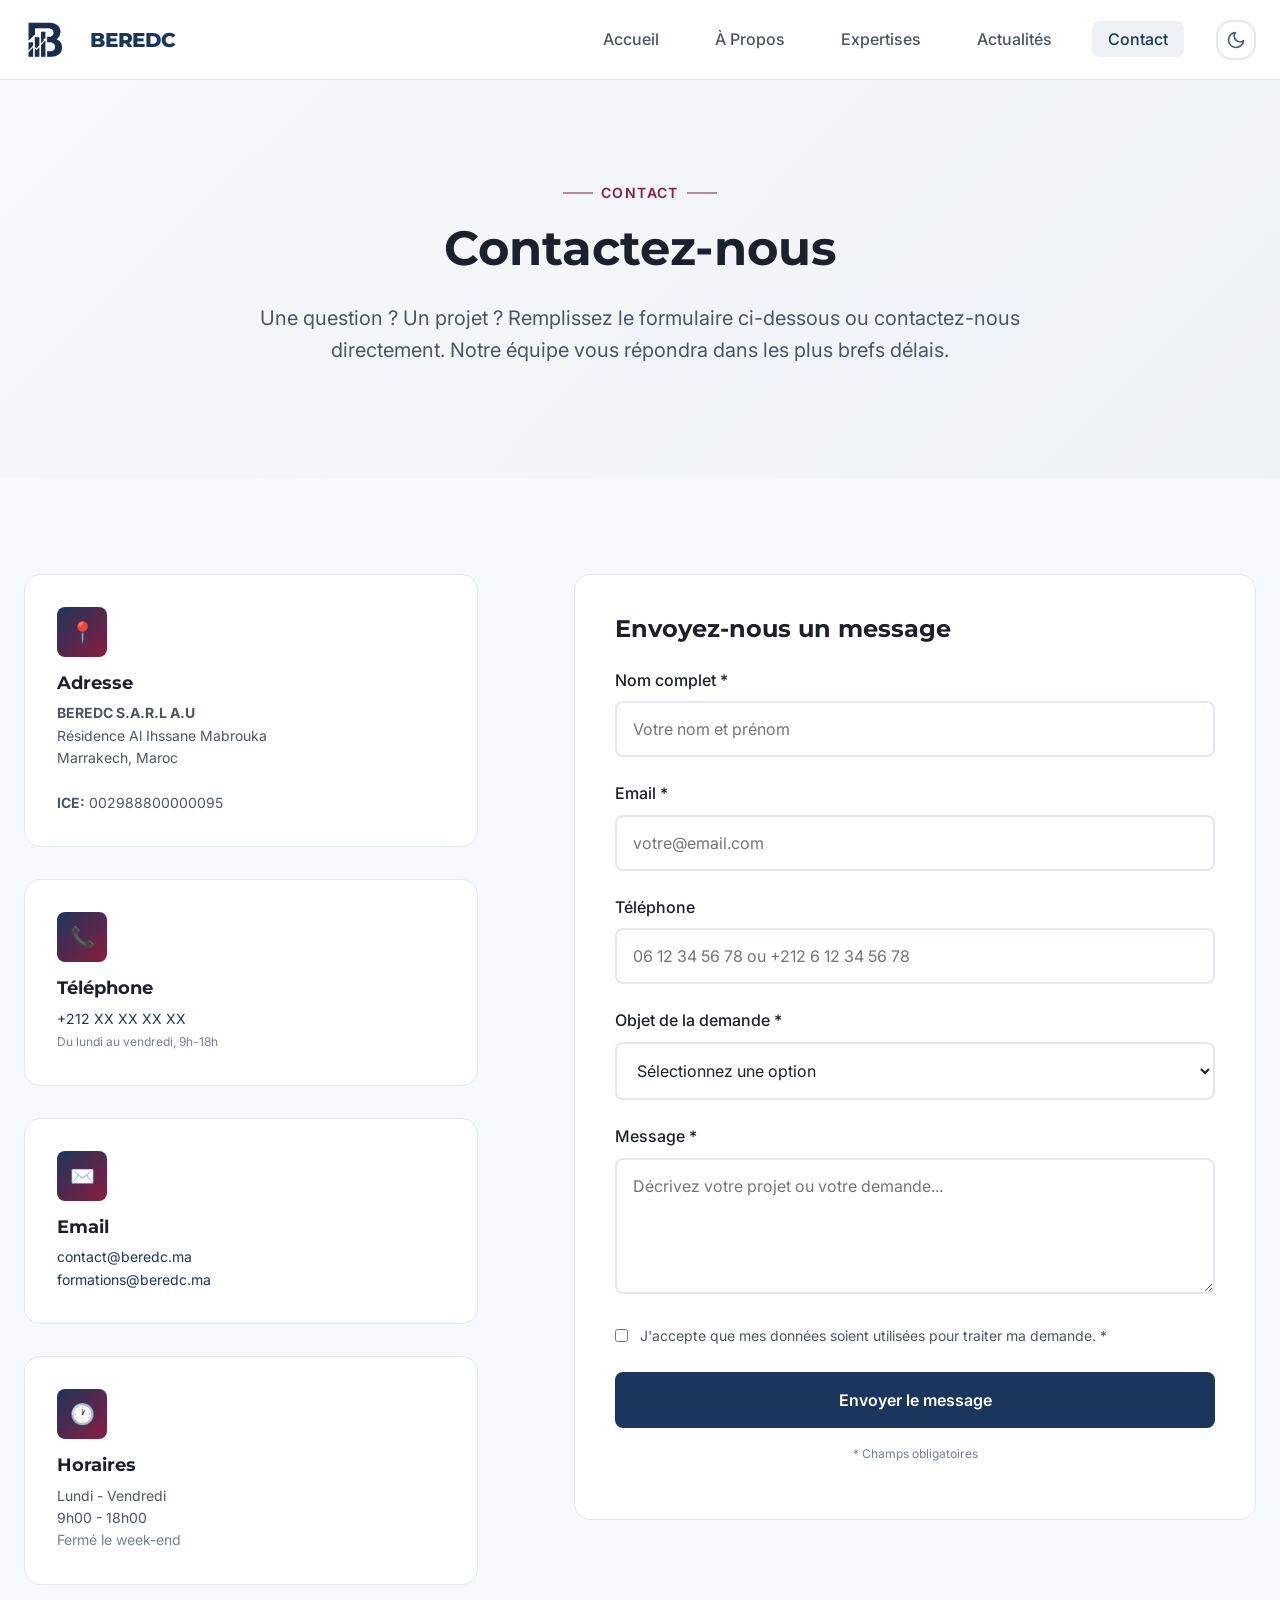
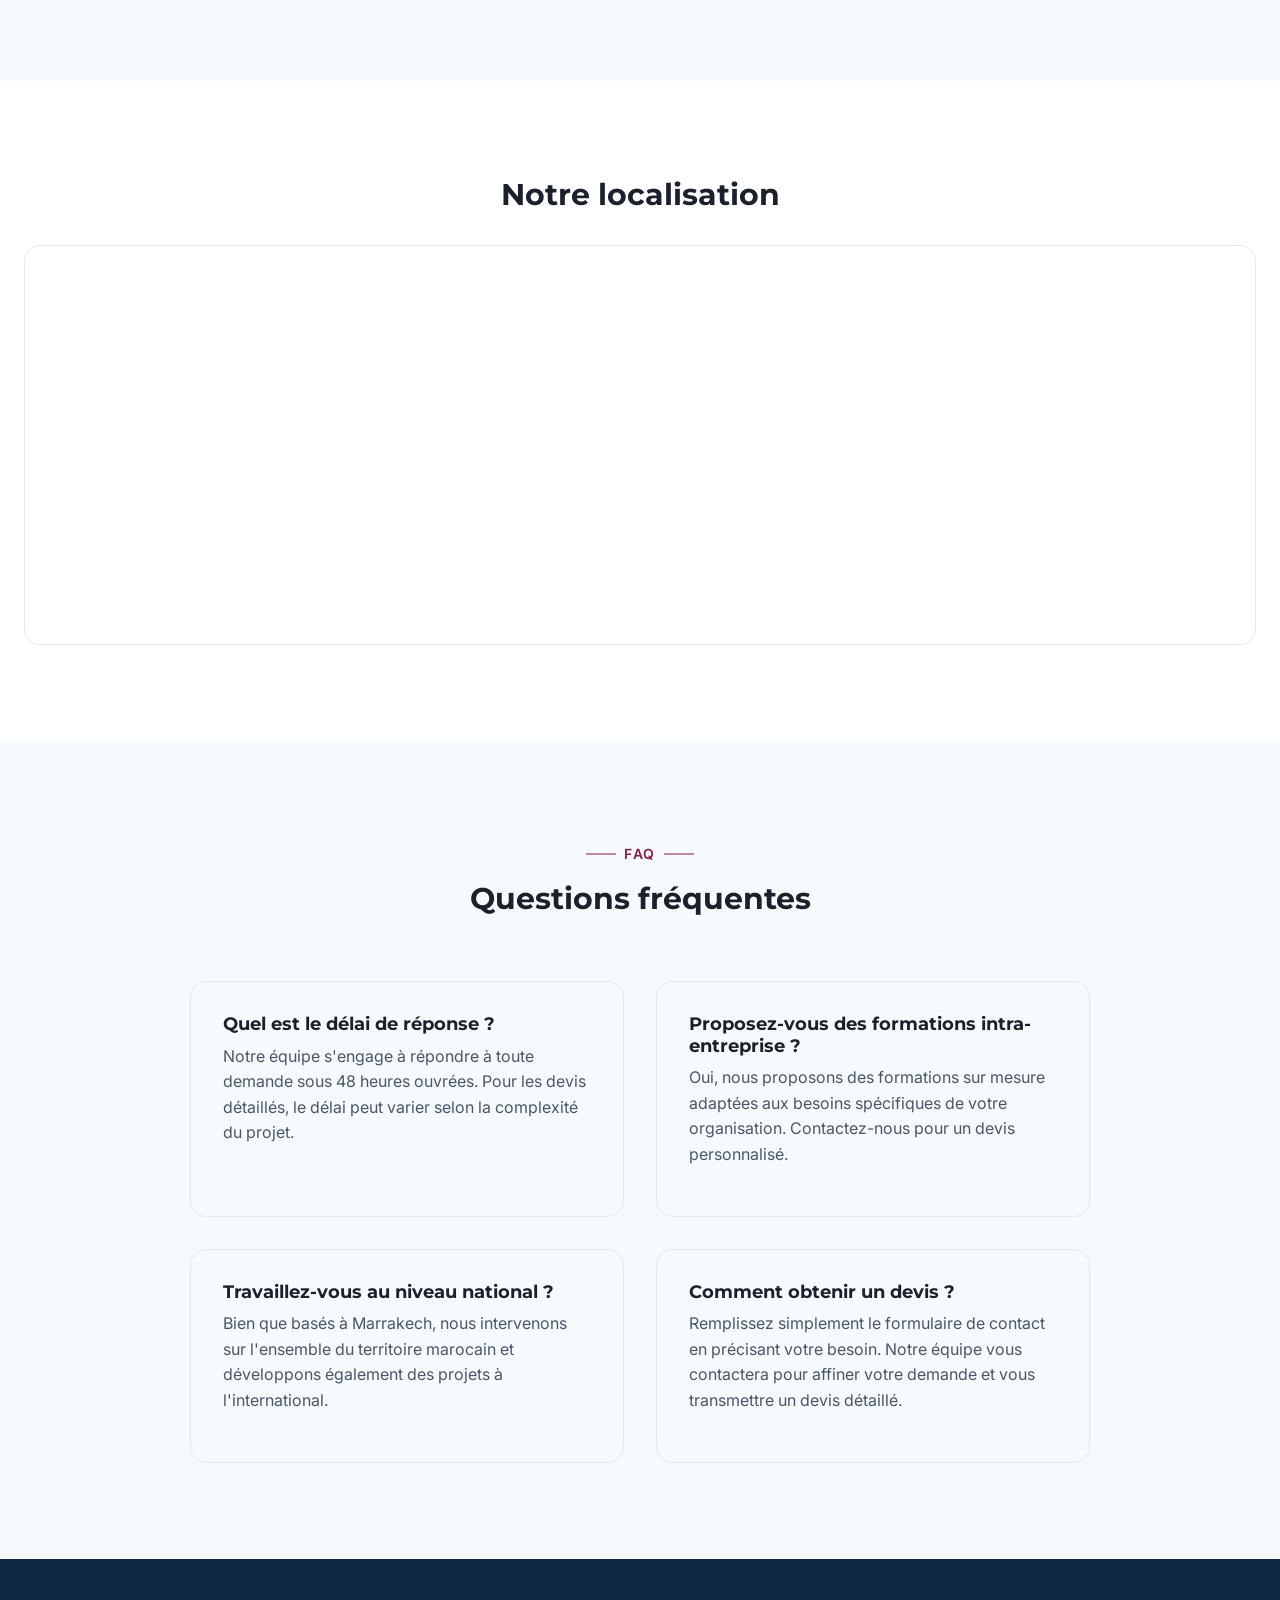
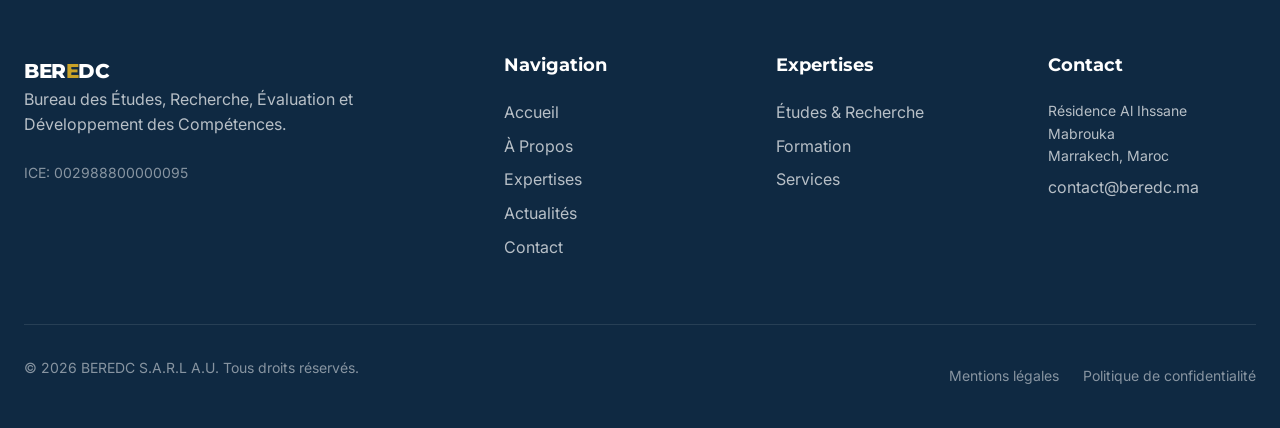
<file: contact.html>
<!DOCTYPE html>
<html lang="fr">
<head>
  <meta charset="UTF-8">
  <meta name="viewport" content="width=device-width, initial-scale=1.0">
  <meta name="description" content="Contactez BEREDC à Marrakech. Formulaire de demande de devis, informations de contact, plan d'accès. ICE: 002988800000095.">
  <title>Contact | BEREDC - Demandez un devis ou des informations</title>
  
  <link rel="preconnect" href="https://fonts.googleapis.com">
  <link rel="preconnect" href="https://fonts.gstatic.com" crossorigin>
  <link href="https://fonts.googleapis.com/css2?family=Inter:wght@400;500;600;700&family=Montserrat:wght@600;700;800&display=swap" rel="stylesheet">
  
  <link rel="stylesheet" href="css/styles.css">
  <link rel="icon" type="image/svg+xml" href="data:image/svg+xml,<svg xmlns='http://www.w3.org/2000/svg' viewBox='0 0 100 100'><text y='.9em' font-size='90'>🏛️</text></svg>">
  
  <script type="application/ld+json">
  {
    "@context": "https://schema.org",
    "@type": "ContactPage",
    "name": "Contact BEREDC",
    "description": "Formulaire de contact et informations pour joindre BEREDC",
    "mainEntity": {
      "@type": "LocalBusiness",
      "name": "BEREDC S.A.R.L A.U",
      "address": {
        "@type": "PostalAddress",
        "streetAddress": "Résidence Al Ihssane Mabrouka",
        "addressLocality": "Marrakech",
        "addressCountry": "MA"
      },
      "taxID": "002988800000095"
    }
  }
  </script>
</head>
<body>
  <header class="header" role="banner">
    <div class="container header-inner">
      <a href="index.html" class="logo" aria-label="BEREDC - Page d'accueil">
        <img src="light%20mode%20logo%20.png" alt="" class="logo-img logo-light" width="150" height="50">
        <img src="darkmodelogo%20.png" alt="" class="logo-img logo-dark" width="150" height="50">
        <span class="logo-name">BEREDC</span>
      </a>
      
      <button class="mobile-menu-btn" id="mobile-menu-btn" aria-label="Menu de navigation" aria-expanded="false" aria-controls="main-nav">
        <span class="hamburger"></span>
        <span class="menu-label">Menu</span>
      </button>
      
      <nav class="nav" id="main-nav" role="navigation" aria-label="Navigation principale">
        <ul class="nav-list">
          <li><a href="index.html" class="nav-link">Accueil</a></li>
          <li><a href="a-propos.html" class="nav-link">À Propos</a></li>
          <li><a href="expertises.html" class="nav-link">Expertises</a></li>
          <li><a href="actualites.html" class="nav-link">Actualités</a></li>
          <li><a href="contact.html" class="nav-link active">Contact</a></li>
        </ul>
        
        <button class="theme-toggle" id="theme-toggle" aria-label="Basculer entre le mode clair et sombre">
          <span class="theme-icon" aria-hidden="true">
            <svg xmlns="http://www.w3.org/2000/svg" viewBox="0 0 24 24" fill="none" stroke="currentColor" stroke-width="2"><path d="M21 12.79A9 9 0 1 1 11.21 3 7 7 0 0 0 21 12.79z"/></svg>
          </span>
        </button>
      </nav>
    </div>
  </header>

  <main class="main">
    <!-- Hero -->
    <section class="section" style="padding-top: 6rem; background: linear-gradient(135deg, var(--bg-secondary) 0%, var(--bg-tertiary) 100%);">
      <div class="container">
        <div class="text-center" style="max-width: 800px; margin: 0 auto;">
          <span class="section-label animate-on-scroll">Contact</span>
          <h1 class="animate-on-scroll" style="font-size: 3rem; margin-bottom: 1.5rem;">Contactez-nous</h1>
          <p class="animate-on-scroll" style="font-size: 1.25rem; color: var(--text-secondary);">
            Une question ? Un projet ? Remplissez le formulaire ci-dessous ou contactez-nous directement.
            Notre équipe vous répondra dans les plus brefs délais.
          </p>
        </div>
      </div>
    </section>

    <!-- Contact Section -->
    <section class="section contact-section">
      <div class="container">
        <div class="contact-grid">
          <!-- Contact Info -->
          <div class="contact-info">
            <div class="contact-card animate-on-scroll">
              <div class="contact-card-icon">📍</div>
              <h3 class="contact-card-title">Adresse</h3>
              <div class="contact-card-content">
                <strong>BEREDC S.A.R.L A.U</strong><br>
                Résidence Al Ihssane Mabrouka<br>
                Marrakech, Maroc<br><br>
                <strong>ICE:</strong> 002988800000095
              </div>
            </div>
            
            <div class="contact-card animate-on-scroll">
              <div class="contact-card-icon">📞</div>
              <h3 class="contact-card-title">Téléphone</h3>
              <div class="contact-card-content">
                <a href="tel:+212XXXXXXXXX" style="color: var(--color-primary);">+212 XX XX XX XX</a><br>
                <span style="color: var(--text-muted); font-size: 0.75rem;">Du lundi au vendredi, 9h-18h</span>
              </div>
            </div>
            
            <div class="contact-card animate-on-scroll">
              <div class="contact-card-icon">✉️</div>
              <h3 class="contact-card-title">Email</h3>
              <div class="contact-card-content">
                <a href="mailto:contact@beredc.ma" style="color: var(--color-primary);">contact@beredc.ma</a><br>
                <a href="mailto:formations@beredc.ma" style="color: var(--color-primary);">formations@beredc.ma</a>
              </div>
            </div>
            
            <div class="contact-card animate-on-scroll">
              <div class="contact-card-icon">🕐</div>
              <h3 class="contact-card-title">Horaires</h3>
              <div class="contact-card-content">
                Lundi - Vendredi<br>
                9h00 - 18h00<br>
                <span style="color: var(--text-muted);">Fermé le week-end</span>
              </div>
            </div>
          </div>
          
          <!-- Contact Form -->
          <div class="animate-on-scroll">
            <div style="background: var(--bg-primary); padding: 2.5rem; border-radius: 1rem; border: 1px solid var(--border-color);">
              <h2 style="margin-bottom: 1.5rem; font-size: 1.5rem;">Envoyez-nous un message</h2>
              
              <form id="contact-form" novalidate>
                <div class="form-group">
                  <label for="nom" class="form-label">Nom complet *</label>
                  <input type="text" id="nom" name="nom" class="form-input" required placeholder="Votre nom et prénom">
                </div>
                
                <div class="form-group">
                  <label for="email" class="form-label">Email *</label>
                  <input type="email" id="email" name="email" class="form-input" required placeholder="votre@email.com">
                </div>
                
                <div class="form-group">
                  <label for="telephone" class="form-label">Téléphone</label>
                  <input type="tel" id="telephone" name="telephone" class="form-input" placeholder="06 12 34 56 78 ou +212 6 12 34 56 78">
                </div>
                
                <div class="form-group">
                  <label for="objet" class="form-label">Objet de la demande *</label>
                  <select id="objet" name="objet" class="form-select" required>
                    <option value="">Sélectionnez une option</option>
                    <option value="etudes">Études / Recherche</option>
                    <option value="formation">Formation</option>
                    <option value="services">Services (Événementiel, etc.)</option>
                    <option value="partenariat">Proposition de partenariat</option>
                    <option value="autre">Autre</option>
                  </select>
                </div>
                
                <div class="form-group">
                  <label for="message" class="form-label">Message *</label>
                  <textarea id="message" name="message" class="form-textarea" rows="5" required placeholder="Décrivez votre projet ou votre demande..."></textarea>
                </div>
                
                <div class="form-group">
                  <label style="display: flex; align-items: flex-start; gap: 0.75rem; cursor: pointer; font-weight: normal; color: var(--text-secondary); font-size: 0.875rem;">
                    <input type="checkbox" required style="margin-top: 0.25rem;">
                    <span>J'accepte que mes données soient utilisées pour traiter ma demande. *</span>
                  </label>
                </div>
                
                <button type="submit" class="btn btn-primary" style="width: 100%;">
                  Envoyer le message
                </button>
                
                <p style="color: var(--text-muted); font-size: 0.75rem; margin-top: 1rem; text-align: center;">
                  * Champs obligatoires
                </p>
              </form>
            </div>
          </div>
        </div>
      </div>
    </section>

    <!-- Map Section -->
    <section class="section">
      <div class="container">
        <h2 class="text-center animate-on-scroll" style="margin-bottom: 2rem;">Notre localisation</h2>
        <div class="map-container animate-on-scroll">
          <iframe 
            src="https://www.google.com/maps/embed?pb=!1m18!1m12!1m3!1d27102.5!2d-8.0!3d31.63!2m3!1f0!2f0!3f0!3m2!1i1024!2i768!4f13.1!3m3!1m2!1s0x0%3A0x0!2zMzHCsDM3JzQ4LjAiTiA3wrw1OSc0OC4wIlc!5e0!3m2!1sfr!2sma!4v1609459200000!5m2!1sfr!2sma" 
            allowfullscreen="" 
            loading="lazy" 
            referrerpolicy="no-referrer-when-downgrade"
            title="Carte de localisation de BEREDC à Marrakech"
            aria-label="Carte Google Maps montrant l'emplacement de BEREDC">
          </iframe>
        </div>
      </div>
    </section>

    <!-- FAQ -->
    <section class="section services-section">
      <div class="container">
        <header class="section-header animate-on-scroll">
          <span class="section-label">FAQ</span>
          <h2 class="section-title">Questions fréquentes</h2>
        </header>
        
        <div class="cards-grid" style="max-width: 900px; margin: 0 auto;">
          <article class="card animate-on-scroll">
            <h3 class="card-title" style="font-size: 1.125rem;">Quel est le délai de réponse ?</h3>
            <p class="card-description">
              Notre équipe s'engage à répondre à toute demande sous 48 heures ouvrées. 
              Pour les devis détaillés, le délai peut varier selon la complexité du projet.
            </p>
          </article>
          
          <article class="card animate-on-scroll">
            <h3 class="card-title" style="font-size: 1.125rem;">Proposez-vous des formations intra-entreprise ?</h3>
            <p class="card-description">
              Oui, nous proposons des formations sur mesure adaptées aux besoins spécifiques 
              de votre organisation. Contactez-nous pour un devis personnalisé.
            </p>
          </article>
          
          <article class="card animate-on-scroll">
            <h3 class="card-title" style="font-size: 1.125rem;">Travaillez-vous au niveau national ?</h3>
            <p class="card-description">
              Bien que basés à Marrakech, nous intervenons sur l'ensemble du territoire marocain 
              et développons également des projets à l'international.
            </p>
          </article>
          
          <article class="card animate-on-scroll">
            <h3 class="card-title" style="font-size: 1.125rem;">Comment obtenir un devis ?</h3>
            <p class="card-description">
              Remplissez simplement le formulaire de contact en précisant votre besoin. 
              Notre équipe vous contactera pour affiner votre demande et vous transmettre un devis détaillé.
            </p>
          </article>
        </div>
      </div>
    </section>
  </main>

  <footer class="footer" role="contentinfo">
    <div class="container">
      <div class="footer-grid">
        <div class="footer-brand">
          <span class="logo-text">BER<span>E</span>DC</span>
          <p class="footer-description">Bureau des Études, Recherche, Évaluation et Développement des Compétences.</p>
          <p style="color: rgba(255,255,255,0.5); font-size: 0.875rem;">ICE: 002988800000095</p>
        </div>
        <div>
          <h3 class="footer-title">Navigation</h3>
          <ul class="footer-links">
            <li><a href="index.html" class="footer-link">Accueil</a></li>
            <li><a href="a-propos.html" class="footer-link">À Propos</a></li>
            <li><a href="expertises.html" class="footer-link">Expertises</a></li>
            <li><a href="actualites.html" class="footer-link">Actualités</a></li>
            <li><a href="contact.html" class="footer-link">Contact</a></li>
          </ul>
        </div>
        <div>
          <h3 class="footer-title">Expertises</h3>
          <ul class="footer-links">
            <li><a href="expertises.html#etudes" class="footer-link">Études & Recherche</a></li>
            <li><a href="expertises.html#formation" class="footer-link">Formation</a></li>
            <li><a href="expertises.html#services" class="footer-link">Services</a></li>
          </ul>
        </div>
        <div>
          <h3 class="footer-title">Contact</h3>
          <ul class="footer-links">
            <li style="color: rgba(255,255,255,0.7); font-size: 0.875rem;">Résidence Al Ihssane Mabrouka<br>Marrakech, Maroc</li>
            <li><a href="mailto:contact@beredc.ma" class="footer-link">contact@beredc.ma</a></li>
          </ul>
        </div>
      </div>
      <div class="footer-bottom">
        <p class="footer-copyright">© 2026 BEREDC S.A.R.L A.U. Tous droits réservés.</p>
        <div class="footer-legal">
          <a href="#">Mentions légales</a>
          <a href="#">Politique de confidentialité</a>
        </div>
      </div>
    </div>
  </footer>

  <script src="js/main.js" defer></script>
</body>
</html>
</file>
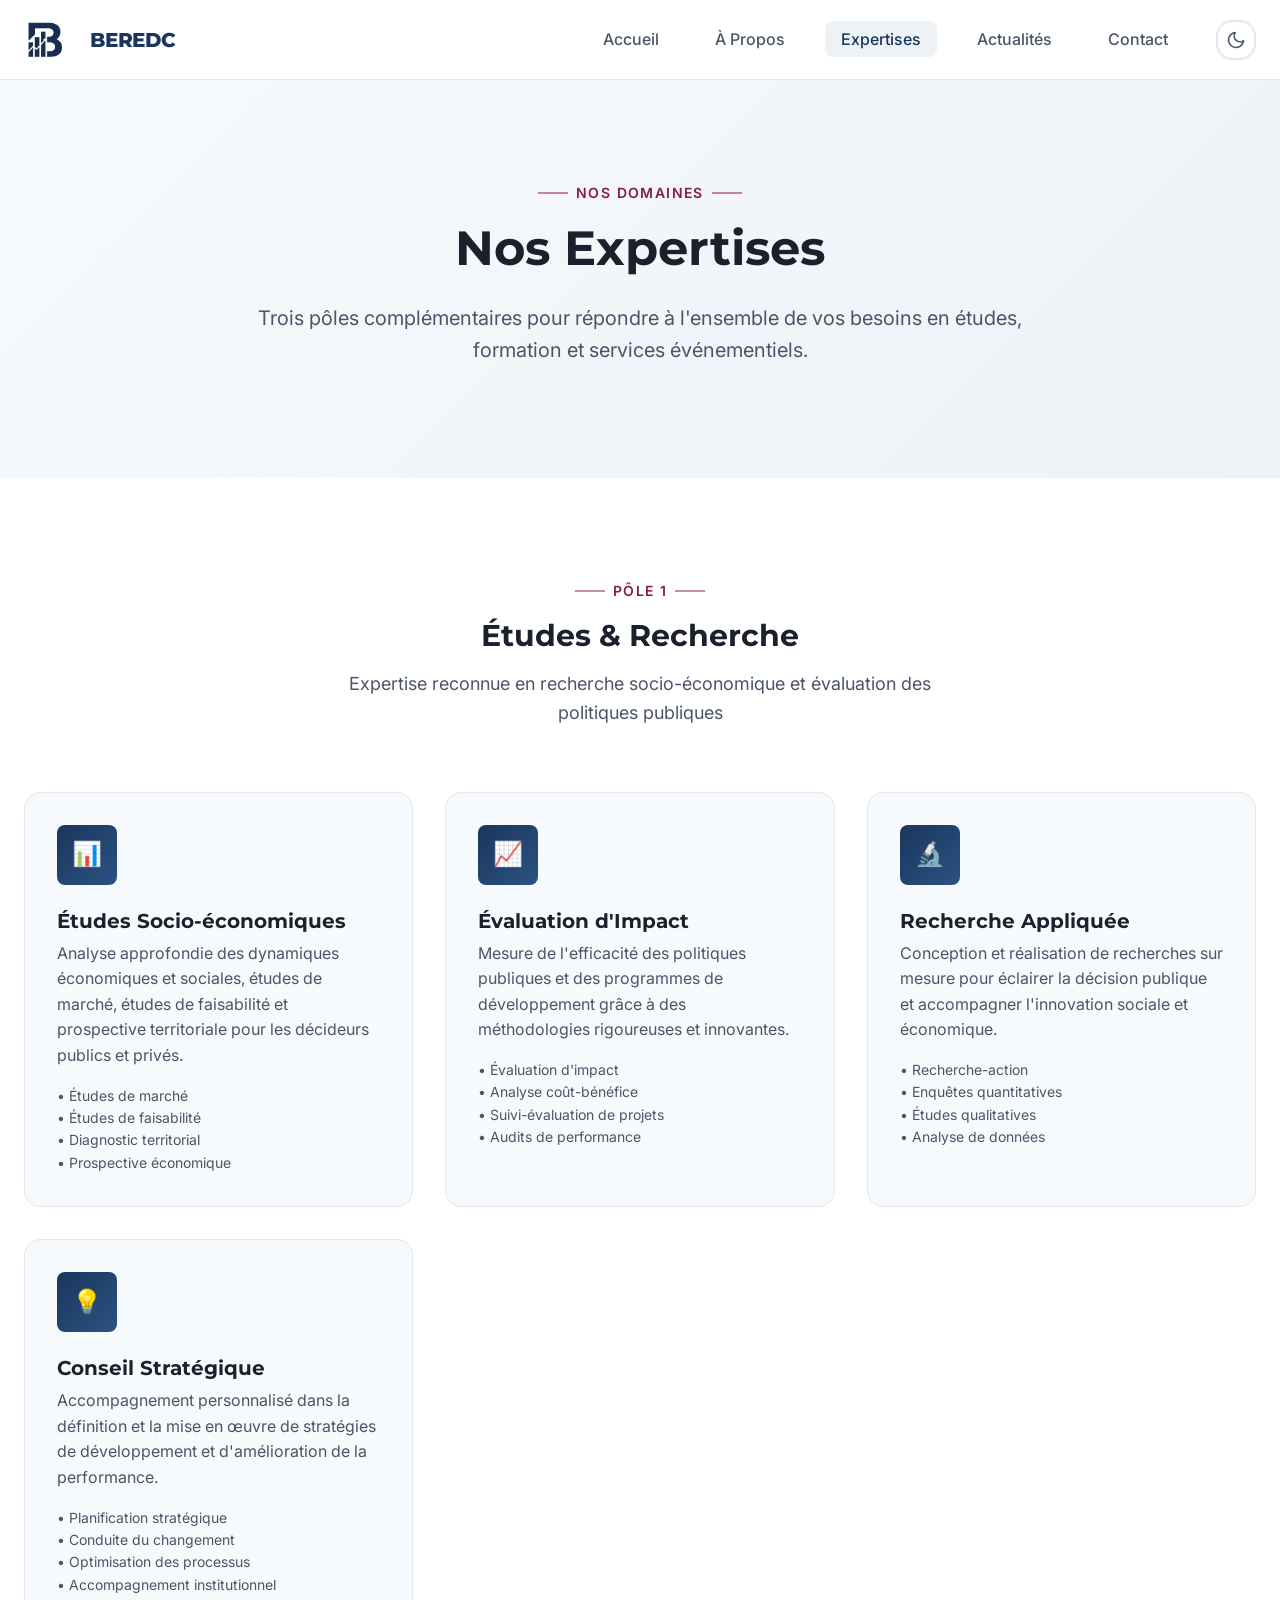
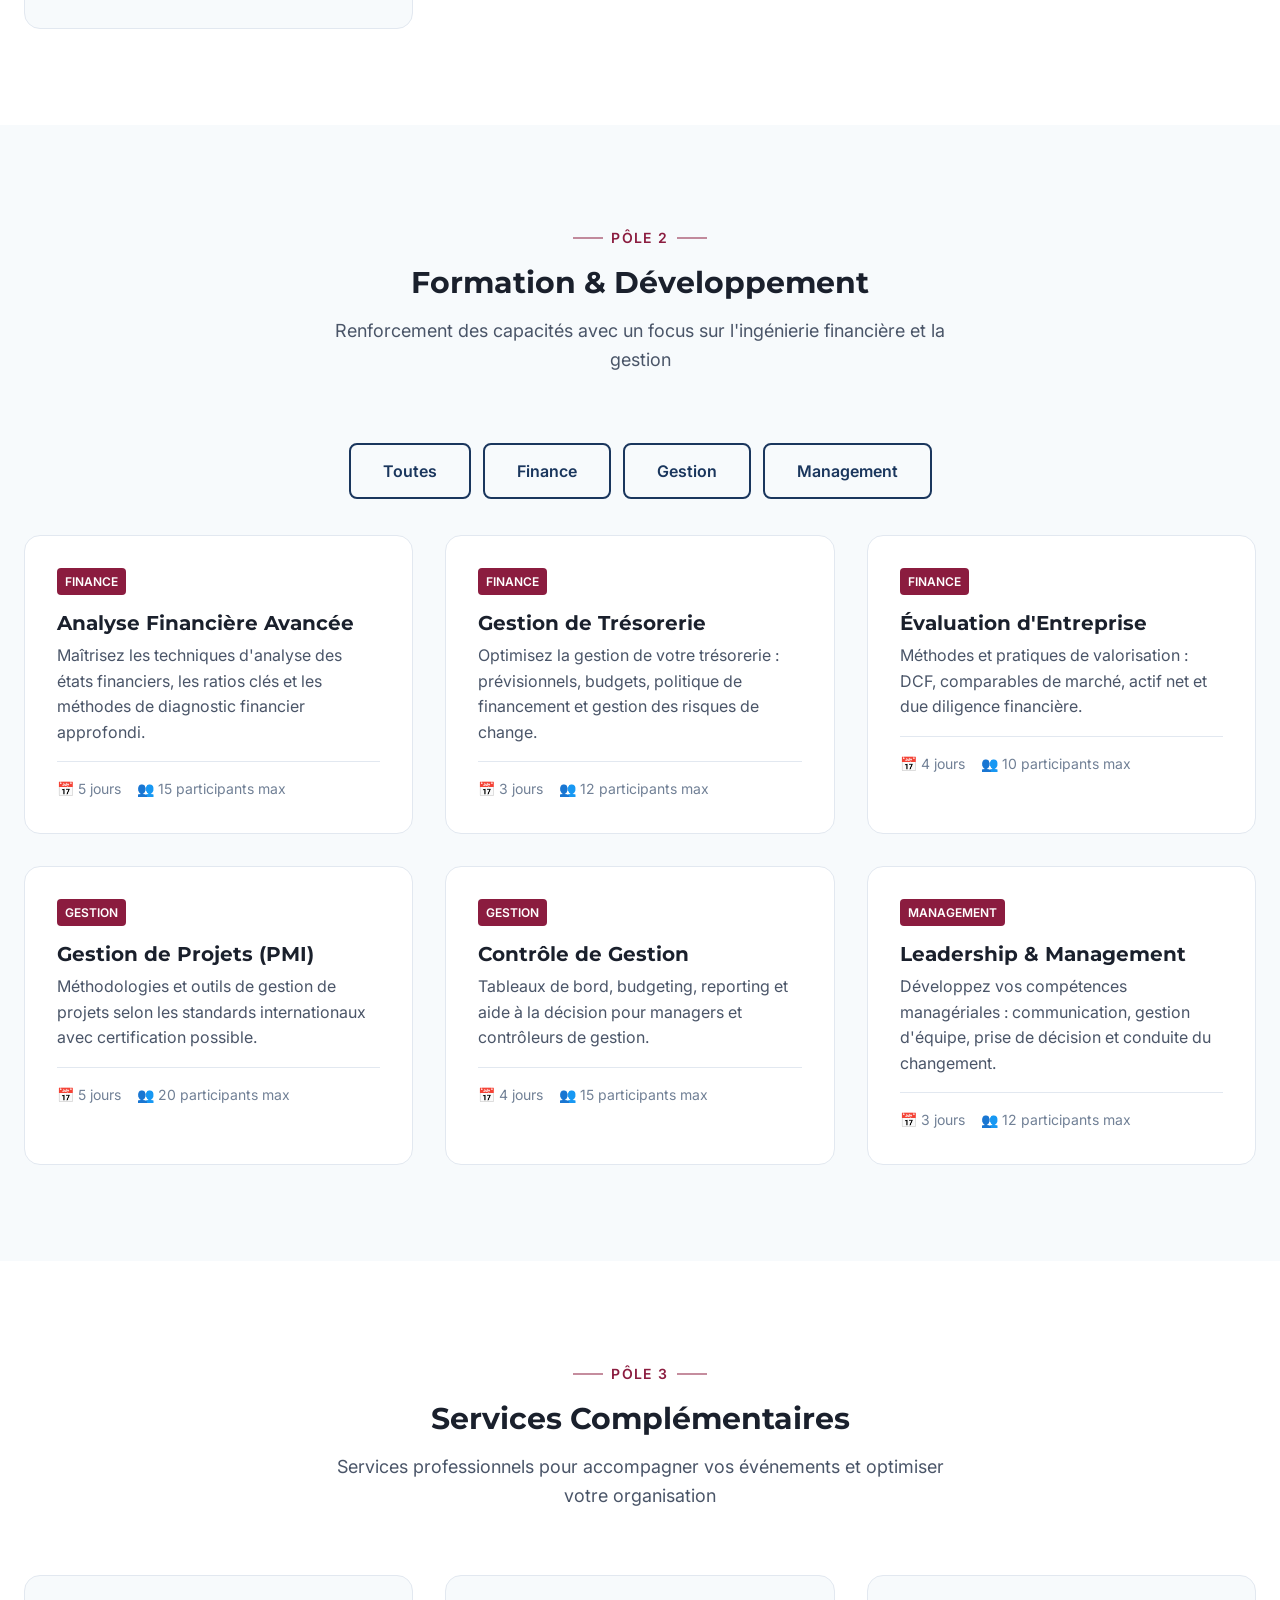
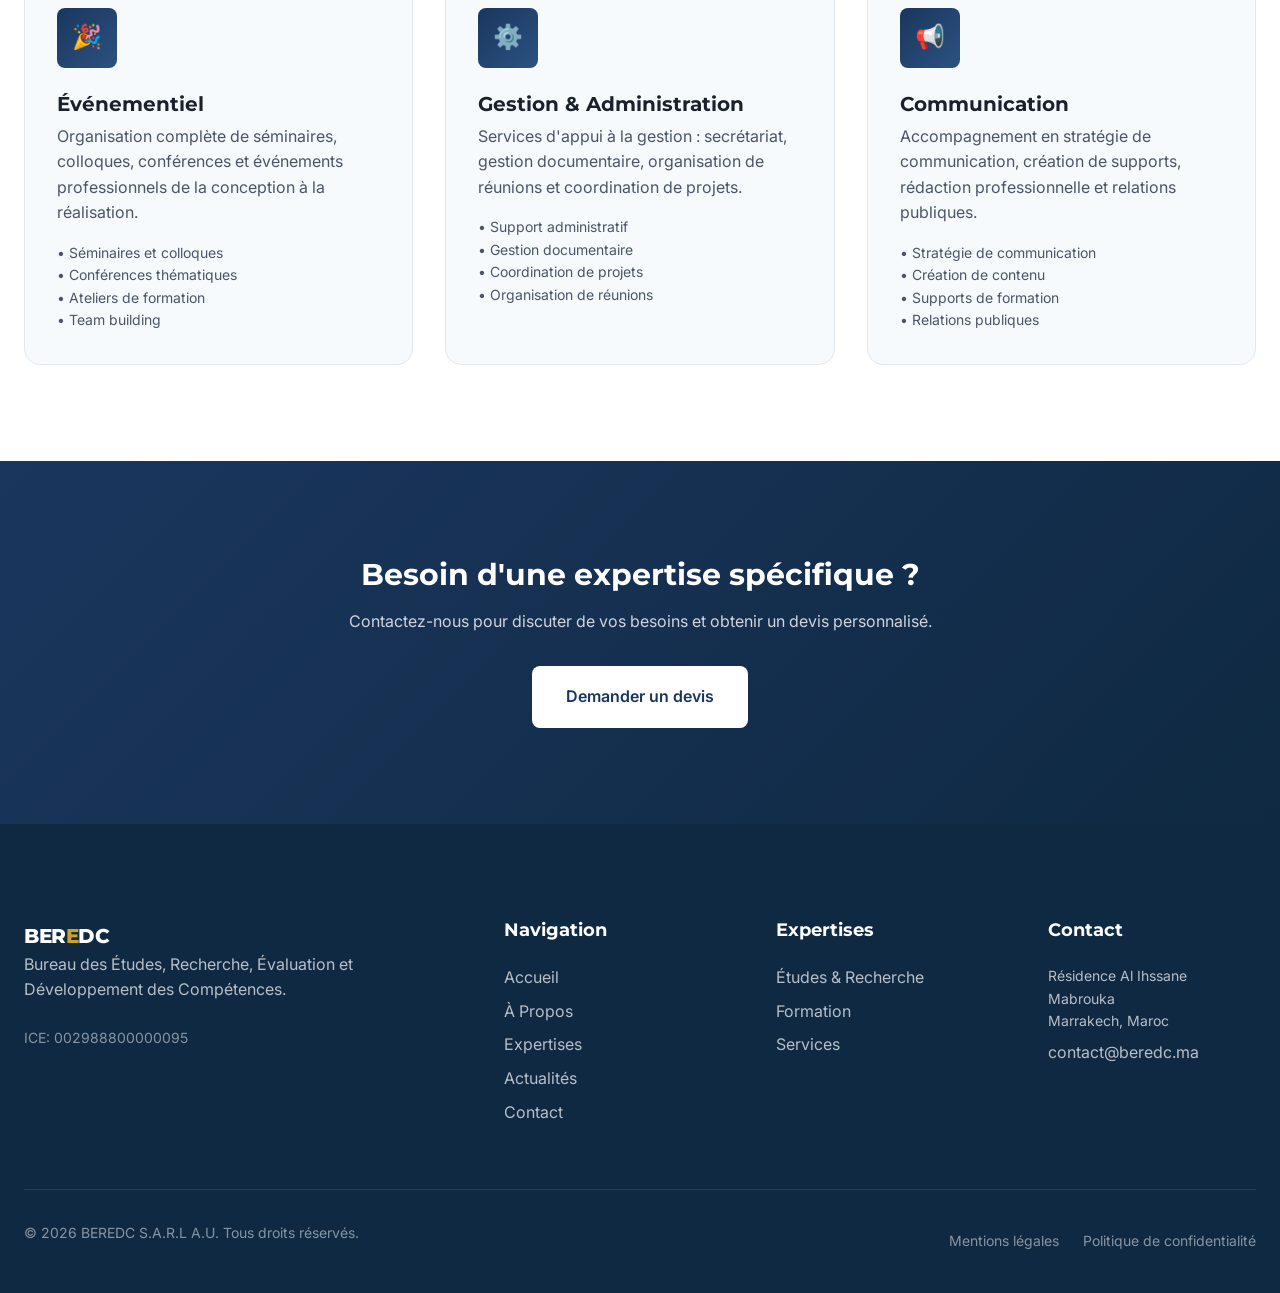
<file: expertises.html>
<!DOCTYPE html>
<html lang="fr">
<head>
  <meta charset="UTF-8">
  <meta name="viewport" content="width=device-width, initial-scale=1.0">
  <meta name="description" content="Découvrez les expertises de BEREDC : Pôle Études et Recherche, Pôle Formation avec focus sur l'ingénierie financière, et Pôle Services (événementiel, gestion, communication).">
  <title>Nos Expertises | BEREDC - Études, Formation & Services</title>
  
  <link rel="preconnect" href="https://fonts.googleapis.com">
  <link rel="preconnect" href="https://fonts.gstatic.com" crossorigin>
  <link href="https://fonts.googleapis.com/css2?family=Inter:wght@400;500;600;700&family=Montserrat:wght@600;700;800&display=swap" rel="stylesheet">
  
  <link rel="stylesheet" href="css/styles.css">
  <link rel="icon" type="image/svg+xml" href="data:image/svg+xml,<svg xmlns='http://www.w3.org/2000/svg' viewBox='0 0 100 100'><text y='.9em' font-size='90'>🏛️</text></svg>">
  
  <script type="application/ld+json">
  {
    "@context": "https://schema.org",
    "@type": "ItemList",
    "itemListElement": [
      {
        "@type": "ListItem",
        "position": 1,
        "name": "Pôle Études et Recherche",
        "description": "Études socio-économiques, évaluation d'impact et recherche appliquée"
      },
      {
        "@type": "ListItem", 
        "position": 2,
        "name": "Pôle Formation",
        "description": "Formation professionnelle avec focus sur l'ingénierie financière"
      },
      {
        "@type": "ListItem",
        "position": 3,
        "name": "Pôle Services",
        "description": "Événementiel, gestion et communication"
      }
    ]
  }
  </script>
</head>
<body>
  <header class="header" role="banner">
    <div class="container header-inner">
      <a href="index.html" class="logo" aria-label="BEREDC - Page d'accueil">
        <img src="light%20mode%20logo%20.png" alt="" class="logo-img logo-light" width="150" height="50">
        <img src="darkmodelogo%20.png" alt="" class="logo-img logo-dark" width="150" height="50">
        <span class="logo-name">BEREDC</span>
      </a>
      
      <button class="mobile-menu-btn" id="mobile-menu-btn" aria-label="Menu de navigation" aria-expanded="false" aria-controls="main-nav">
        <span class="hamburger"></span>
        <span class="menu-label">Menu</span>
      </button>
      
      <nav class="nav" id="main-nav" role="navigation" aria-label="Navigation principale">
        <ul class="nav-list">
          <li><a href="index.html" class="nav-link">Accueil</a></li>
          <li><a href="a-propos.html" class="nav-link">À Propos</a></li>
          <li><a href="expertises.html" class="nav-link active">Expertises</a></li>
          <li><a href="actualites.html" class="nav-link">Actualités</a></li>
          <li><a href="contact.html" class="nav-link">Contact</a></li>
        </ul>
        
        <button class="theme-toggle" id="theme-toggle" aria-label="Basculer entre le mode clair et sombre">
          <span class="theme-icon" aria-hidden="true">
            <svg xmlns="http://www.w3.org/2000/svg" viewBox="0 0 24 24" fill="none" stroke="currentColor" stroke-width="2"><path d="M21 12.79A9 9 0 1 1 11.21 3 7 7 0 0 0 21 12.79z"/></svg>
          </span>
        </button>
      </nav>
    </div>
  </header>

  <main class="main">
    <!-- Hero -->
    <section class="section" style="padding-top: 6rem; background: linear-gradient(135deg, var(--bg-secondary) 0%, var(--bg-tertiary) 100%);">
      <div class="container">
        <div class="text-center" style="max-width: 800px; margin: 0 auto;">
          <span class="section-label animate-on-scroll">Nos Domaines</span>
          <h1 class="animate-on-scroll" style="font-size: 3rem; margin-bottom: 1.5rem;">Nos Expertises</h1>
          <p class="animate-on-scroll" style="font-size: 1.25rem; color: var(--text-secondary);">
            Trois pôles complémentaires pour répondre à l'ensemble de vos besoins 
            en études, formation et services événementiels.
          </p>
        </div>
      </div>
    </section>

    <!-- Pôle Études -->
    <section id="etudes" class="section">
      <div class="container">
        <div class="section-header animate-on-scroll">
          <span class="section-label">Pôle 1</span>
          <h2 class="section-title">Études & Recherche</h2>
          <p class="section-description">
            Expertise reconnue en recherche socio-économique et évaluation des politiques publiques
          </p>
        </div>
        
        <div class="cards-grid">
          <article class="card animate-on-scroll">
            <div class="card-icon">📊</div>
            <h3 class="card-title">Études Socio-économiques</h3>
            <p class="card-description">
              Analyse approfondie des dynamiques économiques et sociales, études de marché, 
              études de faisabilité et prospective territoriale pour les décideurs publics et privés.
            </p>
            <ul style="color: var(--text-secondary); font-size: 0.875rem; margin-top: 1rem;">
              <li>• Études de marché</li>
              <li>• Études de faisabilité</li>
              <li>• Diagnostic territorial</li>
              <li>• Prospective économique</li>
            </ul>
          </article>
          
          <article class="card animate-on-scroll">
            <div class="card-icon">📈</div>
            <h3 class="card-title">Évaluation d'Impact</h3>
            <p class="card-description">
              Mesure de l'efficacité des politiques publiques et des programmes de développement 
              grâce à des méthodologies rigoureuses et innovantes.
            </p>
            <ul style="color: var(--text-secondary); font-size: 0.875rem; margin-top: 1rem;">
              <li>• Évaluation d'impact</li>
              <li>• Analyse coût-bénéfice</li>
              <li>• Suivi-évaluation de projets</li>
              <li>• Audits de performance</li>
            </ul>
          </article>
          
          <article class="card animate-on-scroll">
            <div class="card-icon">🔬</div>
            <h3 class="card-title">Recherche Appliquée</h3>
            <p class="card-description">
              Conception et réalisation de recherches sur mesure pour éclairer la décision publique 
              et accompagner l'innovation sociale et économique.
            </p>
            <ul style="color: var(--text-secondary); font-size: 0.875rem; margin-top: 1rem;">
              <li>• Recherche-action</li>
              <li>• Enquêtes quantitatives</li>
              <li>• Études qualitatives</li>
              <li>• Analyse de données</li>
            </ul>
          </article>
          
          <article class="card animate-on-scroll">
            <div class="card-icon">💡</div>
            <h3 class="card-title">Conseil Stratégique</h3>
            <p class="card-description">
              Accompagnement personnalisé dans la définition et la mise en œuvre de stratégies 
              de développement et d'amélioration de la performance.
            </p>
            <ul style="color: var(--text-secondary); font-size: 0.875rem; margin-top: 1rem;">
              <li>• Planification stratégique</li>
              <li>• Conduite du changement</li>
              <li>• Optimisation des processus</li>
              <li>• Accompagnement institutionnel</li>
            </ul>
          </article>
        </div>
      </div>
    </section>

    <!-- Pôle Formation -->
    <section id="formation" class="section services-section">
      <div class="container">
        <div class="section-header animate-on-scroll">
          <span class="section-label">Pôle 2</span>
          <h2 class="section-title">Formation & Développement</h2>
          <p class="section-description">
            Renforcement des capacités avec un focus sur l'ingénierie financière et la gestion
          </p>
        </div>
        
        <!-- Filter Buttons -->
        <div class="text-center" style="margin-bottom: 2rem;">
          <button class="filter-btn btn btn-secondary active" data-filter="all" style="margin: 0.25rem;">Toutes</button>
          <button class="filter-btn btn btn-secondary" data-filter="finance" style="margin: 0.25rem;">Finance</button>
          <button class="filter-btn btn btn-secondary" data-filter="gestion" style="margin: 0.25rem;">Gestion</button>
          <button class="filter-btn btn btn-secondary" data-filter="management" style="margin: 0.25rem;">Management</button>
        </div>
        
        <div class="cards-grid">
          <article class="card formation-card animate-on-scroll" data-category="finance">
            <span class="formation-badge">Finance</span>
            <h3 class="card-title">Analyse Financière Avancée</h3>
            <p class="card-description">
              Maîtrisez les techniques d'analyse des états financiers, les ratios clés 
              et les méthodes de diagnostic financier approfondi.
            </p>
            <div class="formation-meta">
              <span>📅 5 jours</span>
              <span>👥 15 participants max</span>
            </div>
          </article>
          
          <article class="card formation-card animate-on-scroll" data-category="finance">
            <span class="formation-badge">Finance</span>
            <h3 class="card-title">Gestion de Trésorerie</h3>
            <p class="card-description">
              Optimisez la gestion de votre trésorerie : prévisionnels, budgets, 
              politique de financement et gestion des risques de change.
            </p>
            <div class="formation-meta">
              <span>📅 3 jours</span>
              <span>👥 12 participants max</span>
            </div>
          </article>
          
          <article class="card formation-card animate-on-scroll" data-category="finance">
            <span class="formation-badge">Finance</span>
            <h3 class="card-title">Évaluation d'Entreprise</h3>
            <p class="card-description">
              Méthodes et pratiques de valorisation : DCF, comparables de marché, 
              actif net et due diligence financière.
            </p>
            <div class="formation-meta">
              <span>📅 4 jours</span>
              <span>👥 10 participants max</span>
            </div>
          </article>
          
          <article class="card formation-card animate-on-scroll" data-category="gestion">
            <span class="formation-badge">Gestion</span>
            <h3 class="card-title">Gestion de Projets (PMI)</h3>
            <p class="card-description">
              Méthodologies et outils de gestion de projets selon les standards 
              internationaux avec certification possible.
            </p>
            <div class="formation-meta">
              <span>📅 5 jours</span>
              <span>👥 20 participants max</span>
            </div>
          </article>
          
          <article class="card formation-card animate-on-scroll" data-category="gestion">
            <span class="formation-badge">Gestion</span>
            <h3 class="card-title">Contrôle de Gestion</h3>
            <p class="card-description">
              Tableaux de bord, budgeting, reporting et aide à la décision 
              pour managers et contrôleurs de gestion.
            </p>
            <div class="formation-meta">
              <span>📅 4 jours</span>
              <span>👥 15 participants max</span>
            </div>
          </article>
          
          <article class="card formation-card animate-on-scroll" data-category="management">
            <span class="formation-badge">Management</span>
            <h3 class="card-title">Leadership & Management</h3>
            <p class="card-description">
              Développez vos compétences managériales : communication, gestion d'équipe, 
              prise de décision et conduite du changement.
            </p>
            <div class="formation-meta">
              <span>📅 3 jours</span>
              <span>👥 12 participants max</span>
            </div>
          </article>
        </div>
      </div>
    </section>

    <!-- Pôle Services -->
    <section id="services" class="section">
      <div class="container">
        <div class="section-header animate-on-scroll">
          <span class="section-label">Pôle 3</span>
          <h2 class="section-title">Services Complémentaires</h2>
          <p class="section-description">
            Services professionnels pour accompagner vos événements et optimiser votre organisation
          </p>
        </div>
        
        <div class="cards-grid">
          <article class="card animate-on-scroll" id="evenementiel">
            <div class="card-icon">🎉</div>
            <h3 class="card-title">Événementiel</h3>
            <p class="card-description">
              Organisation complète de séminaires, colloques, conférences et événements professionnels 
              de la conception à la réalisation.
            </p>
            <ul style="color: var(--text-secondary); font-size: 0.875rem; margin-top: 1rem;">
              <li>• Séminaires et colloques</li>
              <li>• Conférences thématiques</li>
              <li>• Ateliers de formation</li>
              <li>• Team building</li>
            </ul>
          </article>
          
          <article class="card animate-on-scroll">
            <div class="card-icon">⚙️</div>
            <h3 class="card-title">Gestion & Administration</h3>
            <p class="card-description">
              Services d'appui à la gestion : secrétariat, gestion documentaire, 
              organisation de réunions et coordination de projets.
            </p>
            <ul style="color: var(--text-secondary); font-size: 0.875rem; margin-top: 1rem;">
              <li>• Support administratif</li>
              <li>• Gestion documentaire</li>
              <li>• Coordination de projets</li>
              <li>• Organisation de réunions</li>
            </ul>
          </article>
          
          <article class="card animate-on-scroll">
            <div class="card-icon">📢</div>
            <h3 class="card-title">Communication</h3>
            <p class="card-description">
              Accompagnement en stratégie de communication, création de supports, 
              rédaction professionnelle et relations publiques.
            </p>
            <ul style="color: var(--text-secondary); font-size: 0.875rem; margin-top: 1rem;">
              <li>• Stratégie de communication</li>
              <li>• Création de contenu</li>
              <li>• Supports de formation</li>
              <li>• Relations publiques</li>
            </ul>
          </article>
        </div>
      </div>
    </section>

    <!-- CTA -->
    <section class="section" style="background: linear-gradient(135deg, var(--color-primary) 0%, var(--color-primary-dark) 100%); color: white;">
      <div class="container text-center">
        <h2 class="animate-on-scroll" style="color: white; margin-bottom: 1rem;">Besoin d'une expertise spécifique ?</h2>
        <p class="animate-on-scroll" style="color: rgba(255,255,255,0.8); margin-bottom: 2rem;">
          Contactez-nous pour discuter de vos besoins et obtenir un devis personnalisé.
        </p>
        <a href="contact.html" class="btn animate-on-scroll" style="background: white; color: var(--color-primary);">Demander un devis</a>
      </div>
    </section>
  </main>

  <footer class="footer" role="contentinfo">
    <div class="container">
      <div class="footer-grid">
        <div class="footer-brand">
          <span class="logo-text">BER<span>E</span>DC</span>
          <p class="footer-description">Bureau des Études, Recherche, Évaluation et Développement des Compétences.</p>
          <p style="color: rgba(255,255,255,0.5); font-size: 0.875rem;">ICE: 002988800000095</p>
        </div>
        <div>
          <h3 class="footer-title">Navigation</h3>
          <ul class="footer-links">
            <li><a href="index.html" class="footer-link">Accueil</a></li>
            <li><a href="a-propos.html" class="footer-link">À Propos</a></li>
            <li><a href="expertises.html" class="footer-link">Expertises</a></li>
            <li><a href="actualites.html" class="footer-link">Actualités</a></li>
            <li><a href="contact.html" class="footer-link">Contact</a></li>
          </ul>
        </div>
        <div>
          <h3 class="footer-title">Expertises</h3>
          <ul class="footer-links">
            <li><a href="expertises.html#etudes" class="footer-link">Études & Recherche</a></li>
            <li><a href="expertises.html#formation" class="footer-link">Formation</a></li>
            <li><a href="expertises.html#services" class="footer-link">Services</a></li>
          </ul>
        </div>
        <div>
          <h3 class="footer-title">Contact</h3>
          <ul class="footer-links">
            <li style="color: rgba(255,255,255,0.7); font-size: 0.875rem;">Résidence Al Ihssane Mabrouka<br>Marrakech, Maroc</li>
            <li><a href="mailto:contact@beredc.ma" class="footer-link">contact@beredc.ma</a></li>
          </ul>
        </div>
      </div>
      <div class="footer-bottom">
        <p class="footer-copyright">© 2026 BEREDC S.A.R.L A.U. Tous droits réservés.</p>
        <div class="footer-legal">
          <a href="#">Mentions légales</a>
          <a href="#">Politique de confidentialité</a>
        </div>
      </div>
    </div>
  </footer>

  <script src="js/main.js" defer></script>
</body>
</html>
</file>
<file: css/styles.css>
/* ============================================
   BEREDC - Bureau des Études, Recherche, 
   Évaluation et Développement des Compétences
   Design System & Stylesheet
   ============================================ */

/* CSS Custom Properties - Design Tokens */
:root {
  /* Couleurs primaires */
  --color-primary: #1a365d;
  --color-primary-light: #2c5282;
  --color-primary-dark: #0f2942;
  
  /* Couleurs secondaires */
  --color-secondary: #8b1c3f;
  --color-secondary-light: #a52c4f;
  --color-accent: #c9a227;
  --color-accent-light: #d4b43a;
  
  /* Mode Clair (défaut) */
  --bg-primary: #ffffff;
  --bg-secondary: #f7fafc;
  --bg-tertiary: #edf2f7;
  --text-primary: #1a202c;
  --text-secondary: #4a5568;
  --text-muted: #718096;
  --border-color: #e2e8f0;
  --shadow-sm: 0 1px 3px rgba(0, 0, 0, 0.1);
  --shadow-md: 0 4px 6px rgba(0, 0, 0, 0.1);
  --shadow-lg: 0 10px 25px rgba(0, 0, 0, 0.15);
  --shadow-xl: 0 20px 40px rgba(0, 0, 0, 0.2);
  
  /* Espacements */
  --space-xs: 0.25rem;
  --space-sm: 0.5rem;
  --space-md: 1rem;
  --space-lg: 1.5rem;
  --space-xl: 2rem;
  --space-2xl: 3rem;
  --space-3xl: 4rem;
  --space-4xl: 6rem;
  
  /* Typographie */
  --font-primary: 'Inter', -apple-system, BlinkMacSystemFont, 'Segoe UI', Roboto, sans-serif;
  --font-heading: 'Montserrat', var(--font-primary);
  --text-xs: 0.75rem;
  --text-sm: 0.875rem;
  --text-base: 1rem;
  --text-lg: 1.125rem;
  --text-xl: 1.25rem;
  --text-2xl: 1.5rem;
  --text-3xl: 1.875rem;
  --text-4xl: 2.25rem;
  --text-5xl: 3rem;
  --text-6xl: 4rem;
  
  /* Bordures */
  --radius-sm: 0.25rem;
  --radius-md: 0.5rem;
  --radius-lg: 1rem;
  --radius-xl: 1.5rem;
  
  /* Transitions */
  --transition-fast: 150ms ease;
  --transition-base: 300ms ease;
  --transition-slow: 500ms ease;
  
  /* Layout */
  --container-max: 1280px;
  --container-narrow: 768px;
  --header-height: 80px;
}

/* Mode Sombre */
[data-theme="dark"] {
  --bg-primary: #0f1419;
  --bg-secondary: #1a202c;
  --bg-tertiary: #2d3748;
  --text-primary: #f7fafc;
  --text-secondary: #e2e8f0;
  --text-muted: #a0aec0;
  --border-color: #2d3748;
  --shadow-sm: 0 1px 3px rgba(0, 0, 0, 0.3);
  --shadow-md: 0 4px 6px rgba(0, 0, 0, 0.4);
  --shadow-lg: 0 10px 25px rgba(0, 0, 0, 0.5);
  --shadow-xl: 0 20px 40px rgba(0, 0, 0, 0.6);
}

/* Reset & Base */
*, *::before, *::after {
  box-sizing: border-box;
  margin: 0;
  padding: 0;
}

html {
  scroll-behavior: smooth;
  font-size: 16px;
}

body {
  font-family: var(--font-primary);
  font-size: var(--text-base);
  line-height: 1.6;
  color: var(--text-primary);
  background-color: var(--bg-primary);
  transition: background-color var(--transition-base), color var(--transition-base);
  min-height: 100vh;
  display: flex;
  flex-direction: column;
}

img {
  max-width: 100%;
  height: auto;
  display: block;
}

a {
  color: var(--color-primary);
  text-decoration: none;
  transition: color var(--transition-fast);
}

a:hover {
  color: var(--color-primary-light);
}

ul {
  list-style: none;
}

/* Typography */
h1, h2, h3, h4, h5, h6 {
  font-family: var(--font-heading);
  font-weight: 700;
  line-height: 1.2;
  color: var(--text-primary);
}

h1 { font-size: var(--text-5xl); }
h2 { font-size: var(--text-3xl); }
h3 { font-size: var(--text-2xl); }
h4 { font-size: var(--text-xl); }

p {
  margin-bottom: var(--space-md);
  color: var(--text-secondary);
}

/* Container */
.container {
  width: 100%;
  max-width: var(--container-max);
  margin: 0 auto;
  padding: 0 var(--space-lg);
}

.container-narrow {
  max-width: var(--container-narrow);
}

/* ============================================
   HEADER & NAVIGATION
   ============================================ */
.header {
  position: fixed;
  top: 0;
  left: 0;
  right: 0;
  height: var(--header-height);
  background-color: var(--bg-primary);
  border-bottom: 1px solid var(--border-color);
  z-index: 1000;
  transition: background-color var(--transition-base), 
              border-color var(--transition-base),
              box-shadow var(--transition-base);
}

.header.scrolled {
  box-shadow: var(--shadow-md);
}

.header-inner {
  display: flex;
  align-items: center;
  justify-content: space-between;
  height: 100%;
}

.logo {
  display: flex;
  align-items: center;
  gap: var(--space-md);
}

.logo-img {
  height: 40px;
  width: auto;
  object-fit: contain;
}

/* Logo name text - same color as logo in both modes */
.logo-name {
  font-family: var(--font-heading);
  font-size: var(--text-xl);
  font-weight: 800;
  color: #1a365d; /* Dark blue from logo - visible on light backgrounds */
  letter-spacing: -0.02em;
  margin-left: var(--space-sm);
}

/* Logo for light theme (dark logo image) */
.logo-light {
  display: block;
}

.logo-dark {
  display: none;
}

/* Logo for dark theme (light logo image) */
[data-theme="dark"] .logo-light {
  display: none;
}

[data-theme="dark"] .logo-dark {
  display: block;
}

[data-theme="dark"] .logo-name {
  color: #ffffff; /* White for dark mode */
}

/* Fallback for browsers without JS */
@media (prefers-color-scheme: dark) {
  html:not([data-theme]) .logo-light {
    display: none;
  }
  html:not([data-theme]) .logo-dark {
    display: block;
  }
  html:not([data-theme]) .logo-name {
    color: #ffffff;
  }
}

.logo-text {
  font-family: var(--font-heading);
  font-size: var(--text-xl);
  font-weight: 800;
  color: var(--color-primary);
  letter-spacing: -0.02em;
}

.logo-text span {
  color: var(--color-secondary);
}

/* Navigation */
.nav {
  display: flex;
  align-items: center;
  gap: var(--space-xl);
}

.nav-list {
  display: flex;
  gap: var(--space-lg);
}

.nav-link {
  font-weight: 500;
  color: var(--text-secondary);
  padding: var(--space-sm) var(--space-md);
  border-radius: var(--radius-md);
  transition: all var(--transition-fast);
}

.nav-link:hover,
.nav-link.active {
  color: var(--color-primary);
  background-color: var(--bg-tertiary);
}

/* Theme Toggle */
.theme-toggle {
  background: none;
  border: 2px solid var(--border-color);
  border-radius: var(--radius-lg);
  padding: var(--space-sm);
  cursor: pointer;
  display: flex;
  align-items: center;
  gap: var(--space-sm);
  transition: all var(--transition-fast);
  color: var(--text-secondary);
}

.theme-toggle:hover {
  border-color: var(--color-primary);
}

.theme-icon {
  width: 20px;
  height: 20px;
  transition: transform var(--transition-base);
}

/* Mobile Menu Button */
.mobile-menu-btn {
  display: none;
  background: var(--bg-secondary);
  border: 2px solid var(--border-color);
  border-radius: var(--radius-md);
  cursor: pointer;
  padding: var(--space-sm) var(--space-md);
  color: var(--text-primary);
  z-index: 1001;
  transition: all var(--transition-fast);
  align-items: center;
  gap: var(--space-sm);
  font-family: var(--font-primary);
  font-weight: 600;
  font-size: var(--text-sm);
}

.mobile-menu-btn:hover {
  border-color: var(--color-primary);
  background: var(--bg-tertiary);
}

.menu-label {
  display: none;
}

.hamburger {
  width: 24px;
  height: 2px;
  background-color: currentColor;
  position: relative;
  transition: all var(--transition-base);
}

.hamburger::before,
.hamburger::after {
  content: '';
  position: absolute;
  width: 100%;
  height: 100%;
  background-color: currentColor;
  transition: all var(--transition-base);
}

.hamburger::before { top: -8px; }
.hamburger::after { bottom: -8px; }

.mobile-menu-btn.active .hamburger {
  background-color: transparent;
}

.mobile-menu-btn.active .hamburger::before {
  top: 0;
  transform: rotate(45deg);
}

.mobile-menu-btn.active .hamburger::after {
  bottom: 0;
  transform: rotate(-45deg);
}

/* ============================================
   MAIN CONTENT
   ============================================ */
.main {
  flex: 1;
  margin-top: var(--header-height);
}

/* ============================================
   HERO SECTION
   ============================================ */
.hero {
  position: relative;
  min-height: calc(100vh - var(--header-height));
  display: flex;
  align-items: center;
  background: linear-gradient(135deg, var(--bg-secondary) 0%, var(--bg-tertiary) 100%);
  overflow: hidden;
}

.hero::before {
  content: '';
  position: absolute;
  top: 0;
  right: 0;
  width: 50%;
  height: 100%;
  background: linear-gradient(135deg, transparent 0%, rgba(26, 54, 93, 0.05) 100%);
  clip-path: polygon(30% 0, 100% 0, 100% 100%, 0% 100%);
}

.hero-content {
  position: relative;
  z-index: 1;
  max-width: 640px;
}

.hero-subtitle {
  font-size: var(--text-sm);
  font-weight: 600;
  text-transform: uppercase;
  letter-spacing: 0.1em;
  color: var(--color-secondary);
  margin-bottom: var(--space-md);
  display: flex;
  align-items: center;
  gap: var(--space-md);
}

.hero-subtitle::after {
  content: '';
  flex: 1;
  height: 1px;
  background-color: var(--color-secondary);
  opacity: 0.3;
}

.hero-title {
  font-size: var(--text-5xl);
  font-weight: 800;
  line-height: 1.1;
  margin-bottom: var(--space-lg);
  color: var(--text-primary);
}

.hero-title .accent {
  color: var(--color-primary);
}

.hero-description {
  font-size: var(--text-lg);
  color: var(--text-secondary);
  margin-bottom: var(--space-xl);
  max-width: 560px;
}

.hero-cta {
  display: flex;
  gap: var(--space-md);
  flex-wrap: wrap;
}

/* ============================================
   BUTTONS
   ============================================ */
.btn {
  display: inline-flex;
  align-items: center;
  justify-content: center;
  gap: var(--space-sm);
  padding: var(--space-md) var(--space-xl);
  font-family: var(--font-primary);
  font-size: var(--text-base);
  font-weight: 600;
  border-radius: var(--radius-md);
  border: 2px solid transparent;
  cursor: pointer;
  transition: all var(--transition-fast);
  text-decoration: none;
}

.btn-primary {
  background-color: var(--color-primary);
  color: white;
  border-color: var(--color-primary);
}

.btn-primary:hover {
  background-color: var(--color-primary-light);
  border-color: var(--color-primary-light);
  color: white;
  transform: translateY(-2px);
  box-shadow: var(--shadow-lg);
}

.btn-secondary {
  background-color: transparent;
  color: var(--color-primary);
  border-color: var(--color-primary);
}

.btn-secondary:hover {
  background-color: var(--color-primary);
  color: white;
  transform: translateY(-2px);
}

.btn-accent {
  background-color: var(--color-accent);
  color: var(--color-primary-dark);
  border-color: var(--color-accent);
}

.btn-accent:hover {
  background-color: var(--color-accent-light);
  border-color: var(--color-accent-light);
  transform: translateY(-2px);
}

/* ============================================
   SECTIONS
   ============================================ */
.section {
  padding: var(--space-4xl) 0;
}

.section-header {
  text-align: center;
  max-width: 640px;
  margin: 0 auto var(--space-3xl);
}

.section-label {
  font-size: var(--text-sm);
  font-weight: 600;
  text-transform: uppercase;
  letter-spacing: 0.1em;
  color: var(--color-secondary);
  margin-bottom: var(--space-md);
  display: inline-flex;
  align-items: center;
  gap: var(--space-sm);
}

.section-label::before,
.section-label::after {
  content: '';
  width: 30px;
  height: 2px;
  background-color: var(--color-secondary);
  opacity: 0.5;
}

.section-title {
  font-size: var(--text-3xl);
  margin-bottom: var(--space-md);
  color: var(--text-primary);
}

.section-description {
  font-size: var(--text-lg);
  color: var(--text-secondary);
}

/* Stats Section */
.stats-grid {
  display: grid;
  grid-template-columns: repeat(4, 1fr);
  gap: var(--space-xl);
  margin-top: var(--space-2xl);
}

.stat-card {
  text-align: center;
  padding: var(--space-xl);
  background-color: var(--bg-secondary);
  border-radius: var(--radius-lg);
  transition: all var(--transition-base);
}

.stat-card:hover {
  transform: translateY(-5px);
  box-shadow: var(--shadow-lg);
}

.stat-number {
  font-family: var(--font-heading);
  font-size: var(--text-4xl);
  font-weight: 800;
  color: var(--color-primary);
  display: block;
  margin-bottom: var(--space-sm);
}

.stat-label {
  font-size: var(--text-sm);
  color: var(--text-muted);
  text-transform: uppercase;
  letter-spacing: 0.05em;
}

/* ============================================
   CARDS & GRIDS
   ============================================ */
.cards-grid {
  display: grid;
  grid-template-columns: repeat(auto-fit, minmax(300px, 1fr));
  gap: var(--space-xl);
}

.card {
  background-color: var(--bg-secondary);
  border-radius: var(--radius-lg);
  padding: var(--space-xl);
  border: 1px solid var(--border-color);
  transition: all var(--transition-base);
  position: relative;
  overflow: hidden;
}

.card::before {
  content: '';
  position: absolute;
  top: 0;
  left: 0;
  width: 100%;
  height: 4px;
  background: linear-gradient(90deg, var(--color-primary), var(--color-secondary));
  transform: scaleX(0);
  transition: transform var(--transition-base);
}

.card:hover {
  transform: translateY(-8px);
  box-shadow: var(--shadow-xl);
  border-color: transparent;
}

.card:hover::before {
  transform: scaleX(1);
}

.card-icon {
  width: 60px;
  height: 60px;
  background: linear-gradient(135deg, var(--color-primary), var(--color-primary-light));
  border-radius: var(--radius-md);
  display: flex;
  align-items: center;
  justify-content: center;
  margin-bottom: var(--space-lg);
  font-size: var(--text-2xl);
  color: white;
}

.card-title {
  font-size: var(--text-xl);
  margin-bottom: var(--space-sm);
  color: var(--text-primary);
}

.card-description {
  color: var(--text-secondary);
  margin-bottom: var(--space-md);
}

.card-link {
  font-weight: 600;
  color: var(--color-primary);
  display: inline-flex;
  align-items: center;
  gap: var(--space-sm);
}

.card-link:hover {
  gap: var(--space-md);
}

/* ============================================
   SERVICES SECTION
   ============================================ */
.services-section {
  background-color: var(--bg-secondary);
}

.service-card {
  display: flex;
  flex-direction: column;
  height: 100%;
}

.service-card .card-content {
  flex: 1;
}

/* ============================================
   FORMATIONS
   ============================================ */
.formation-card {
  background-color: var(--bg-primary);
  border: 1px solid var(--border-color);
}

.formation-badge {
  display: inline-block;
  padding: var(--space-xs) var(--space-sm);
  background-color: var(--color-secondary);
  color: white;
  font-size: var(--text-xs);
  font-weight: 600;
  text-transform: uppercase;
  border-radius: var(--radius-sm);
  margin-bottom: var(--space-md);
}

.formation-meta {
  display: flex;
  gap: var(--space-md);
  margin-top: var(--space-md);
  padding-top: var(--space-md);
  border-top: 1px solid var(--border-color);
  font-size: var(--text-sm);
  color: var(--text-muted);
}

/* ============================================
   ABOUT SECTION
   ============================================ */
.about-grid {
  display: grid;
  grid-template-columns: 1fr 1fr;
  gap: var(--space-4xl);
  align-items: center;
}

.about-image {
  position: relative;
}

.about-image img {
  border-radius: var(--radius-lg);
  box-shadow: var(--shadow-xl);
}

.about-image::before {
  content: '';
  position: absolute;
  top: var(--space-xl);
  left: var(--space-xl);
  width: 100%;
  height: 100%;
  border: 3px solid var(--color-accent);
  border-radius: var(--radius-lg);
  z-index: -1;
}

.about-content h2 {
  margin-bottom: var(--space-lg);
}

.values-list {
  margin-top: var(--space-xl);
}

.value-item {
  display: flex;
  align-items: flex-start;
  gap: var(--space-md);
  margin-bottom: var(--space-lg);
}

.value-icon {
  width: 40px;
  height: 40px;
  background-color: var(--color-primary);
  color: white;
  border-radius: var(--radius-md);
  display: flex;
  align-items: center;
  justify-content: center;
  flex-shrink: 0;
}

.value-content h4 {
  margin-bottom: var(--space-xs);
}

/* ============================================
   TEAM SECTION
   ============================================ */
.team-grid {
  display: grid;
  grid-template-columns: repeat(auto-fit, minmax(250px, 1fr));
  gap: var(--space-xl);
}

.team-card {
  text-align: center;
  padding: var(--space-xl);
  background-color: var(--bg-secondary);
  border-radius: var(--radius-lg);
  transition: all var(--transition-base);
}

.team-card:hover {
  transform: translateY(-5px);
  box-shadow: var(--shadow-lg);
}

.team-avatar {
  width: 120px;
  height: 120px;
  border-radius: 50%;
  margin: 0 auto var(--space-lg);
  object-fit: cover;
  border: 4px solid var(--color-accent);
}

.team-name {
  font-size: var(--text-lg);
  margin-bottom: var(--space-xs);
}

.team-role {
  color: var(--color-secondary);
  font-weight: 500;
  font-size: var(--text-sm);
}

/* ============================================
   NEWS / ACTUALITÉS
   ============================================ */
.news-grid {
  display: grid;
  grid-template-columns: repeat(auto-fit, minmax(350px, 1fr));
  gap: var(--space-xl);
}

.news-card {
  background-color: var(--bg-secondary);
  border-radius: var(--radius-lg);
  overflow: hidden;
  border: 1px solid var(--border-color);
  transition: all var(--transition-base);
}

.news-card:hover {
  transform: translateY(-5px);
  box-shadow: var(--shadow-lg);
}

.news-image {
  width: 100%;
  height: 200px;
  object-fit: cover;
}

.news-content {
  padding: var(--space-xl);
}

.news-date {
  font-size: var(--text-sm);
  color: var(--text-muted);
  margin-bottom: var(--space-sm);
}

.news-title {
  font-size: var(--text-lg);
  margin-bottom: var(--space-sm);
  color: var(--text-primary);
}

.news-excerpt {
  color: var(--text-secondary);
  font-size: var(--text-sm);
}

/* ============================================
   CONTACT PAGE
   ============================================ */
.contact-section {
  background-color: var(--bg-secondary);
}

.contact-grid {
  display: grid;
  grid-template-columns: 1fr 1.5fr;
  gap: var(--space-4xl);
}

.contact-info {
  display: flex;
  flex-direction: column;
  gap: var(--space-xl);
}

.contact-card {
  background-color: var(--bg-primary);
  padding: var(--space-xl);
  border-radius: var(--radius-lg);
  border: 1px solid var(--border-color);
}

.contact-card-icon {
  width: 50px;
  height: 50px;
  background: linear-gradient(135deg, var(--color-primary), var(--color-secondary));
  border-radius: var(--radius-md);
  display: flex;
  align-items: center;
  justify-content: center;
  margin-bottom: var(--space-md);
  font-size: var(--text-xl);
  color: white;
}

.contact-card-title {
  font-size: var(--text-lg);
  margin-bottom: var(--space-sm);
}

.contact-card-content {
  color: var(--text-secondary);
  font-size: var(--text-sm);
}

/* Formulaire */
.form-group {
  margin-bottom: var(--space-lg);
}

.form-label {
  display: block;
  font-weight: 500;
  margin-bottom: var(--space-sm);
  color: var(--text-primary);
}

.form-input,
.form-select,
.form-textarea {
  width: 100%;
  padding: var(--space-md);
  border: 2px solid var(--border-color);
  border-radius: var(--radius-md);
  background-color: var(--bg-primary);
  color: var(--text-primary);
  font-family: var(--font-primary);
  font-size: var(--text-base);
  transition: border-color var(--transition-fast);
}

.form-input:focus,
.form-select:focus,
.form-textarea:focus {
  outline: none;
  border-color: var(--color-primary);
}

.form-input.error,
.form-select.error,
.form-textarea.error {
  border-color: #e53e3e;
}

.form-error {
  color: #e53e3e;
  font-size: var(--text-sm);
  margin-top: var(--space-xs);
  display: flex;
  align-items: center;
  gap: var(--space-xs);
}

.form-success {
  background-color: #c6f6d5;
  color: #22543d;
  padding: var(--space-lg);
  border-radius: var(--radius-md);
  margin-bottom: var(--space-lg);
  display: flex;
  align-items: center;
  gap: var(--space-md);
}

/* Map */
.map-container {
  width: 100%;
  height: 400px;
  border-radius: var(--radius-lg);
  overflow: hidden;
  margin-top: var(--space-xl);
  border: 1px solid var(--border-color);
}

.map-container iframe {
  width: 100%;
  height: 100%;
  border: none;
}

/* ============================================
   FOOTER
   ============================================ */
.footer {
  background-color: var(--color-primary-dark);
  color: white;
  padding: var(--space-4xl) 0 var(--space-xl);
}

.footer-grid {
  display: grid;
  grid-template-columns: 2fr 1fr 1fr 1fr;
  gap: var(--space-3xl);
  margin-bottom: var(--space-3xl);
}

.footer-brand .logo-text {
  color: white;
  margin-bottom: var(--space-md);
}

.footer-brand .logo-text span {
  color: var(--color-accent);
}

.footer-description {
  color: rgba(255, 255, 255, 0.7);
  margin-bottom: var(--space-lg);
}

.footer-title {
  font-size: var(--text-lg);
  color: white;
  margin-bottom: var(--space-lg);
}

.footer-links {
  display: flex;
  flex-direction: column;
  gap: var(--space-sm);
}

.footer-link {
  color: rgba(255, 255, 255, 0.7);
  transition: color var(--transition-fast);
}

.footer-link:hover {
  color: white;
}

.footer-bottom {
  border-top: 1px solid rgba(255, 255, 255, 0.1);
  padding-top: var(--space-xl);
  display: flex;
  justify-content: space-between;
  align-items: center;
  flex-wrap: wrap;
  gap: var(--space-md);
}

.footer-copyright {
  color: rgba(255, 255, 255, 0.5);
  font-size: var(--text-sm);
}

.footer-legal {
  display: flex;
  gap: var(--space-lg);
}

.footer-legal a {
  color: rgba(255, 255, 255, 0.5);
  font-size: var(--text-sm);
}

.footer-legal a:hover {
  color: white;
}

/* ============================================
   ANIMATIONS
   ============================================ */
@keyframes fadeInUp {
  from {
    opacity: 0;
    transform: translateY(30px);
  }
  to {
    opacity: 1;
    transform: translateY(0);
  }
}

@keyframes fadeIn {
  from { opacity: 0; }
  to { opacity: 1; }
}

.animate-on-scroll {
  opacity: 0;
  transform: translateY(30px);
  transition: opacity 0.6s ease, transform 0.6s ease;
}

.animate-on-scroll.visible {
  opacity: 1;
  transform: translateY(0);
}

/* ============================================
   RESPONSIVE DESIGN
   ============================================ */
@media (max-width: 1024px) {
  :root {
    --text-5xl: 2.5rem;
    --text-4xl: 2rem;
    --text-3xl: 1.5rem;
  }
  
  .stats-grid {
    grid-template-columns: repeat(2, 1fr);
  }
  
  .footer-grid {
    grid-template-columns: repeat(2, 1fr);
  }
}

@media (max-width: 768px) {
  :root {
    --text-6xl: 2.5rem;
    --text-5xl: 2rem;
    --text-4xl: 1.75rem;
    --text-3xl: 1.25rem;
    --space-4xl: 3rem;
    --space-3xl: 2rem;
  }
  
  .mobile-menu-btn {
    display: flex;
  }
  
  .menu-label {
    display: inline;
  }
  
  .nav {
    position: fixed;
    top: 0;
    right: 0;
    bottom: 0;
    width: 85%;
    max-width: 320px;
    background-color: var(--bg-primary);
    flex-direction: column;
    padding: calc(var(--header-height) + var(--space-xl)) var(--space-xl) var(--space-xl);
    transform: translateX(100%);
    transition: transform var(--transition-base);
    box-shadow: var(--shadow-xl);
    z-index: 999;
    border-left: 1px solid var(--border-color);
  }
  
  .nav.active {
    transform: translateX(0);
  }
  
  /* Backdrop overlay */
  .nav-backdrop {
    position: fixed;
    top: 0;
    left: 0;
    right: 0;
    bottom: 0;
    background-color: rgba(0, 0, 0, 0.5);
    opacity: 0;
    visibility: hidden;
    transition: all var(--transition-base);
    z-index: 998;
  }
  
  .nav-backdrop.active {
    opacity: 1;
    visibility: visible;
  }
  
  .nav-list {
    flex-direction: column;
    width: 100%;
    gap: var(--space-sm);
  }
  
  .nav-link {
    padding: var(--space-md);
    font-size: var(--text-lg);
    border-bottom: 1px solid var(--border-color);
    border-radius: 0;
  }
  
  .nav-link:last-child {
    border-bottom: none;
  }
  
  /* Close button in sidebar */
  .nav-close {
    position: absolute;
    top: var(--space-lg);
    right: var(--space-lg);
    background: none;
    border: none;
    font-size: 1.5rem;
    cursor: pointer;
    color: var(--text-primary);
    padding: var(--space-sm);
    width: 40px;
    height: 40px;
    display: flex;
    align-items: center;
    justify-content: center;
    border-radius: var(--radius-md);
  }
  
  .nav-close:hover {
    background: var(--bg-tertiary);
  }
  
  .hero {
    text-align: center;
  }
  
  .hero-subtitle::after {
    display: none;
  }
  
  .hero-cta {
    justify-content: center;
  }
  
  .stats-grid {
    grid-template-columns: 1fr;
    gap: var(--space-md);
  }
  
  .about-grid,
  .contact-grid {
    grid-template-columns: 1fr;
  }
  
  .about-image::before {
    display: none;
  }
  
  .footer-grid {
    grid-template-columns: 1fr;
    gap: var(--space-xl);
  }
  
  .footer-bottom {
    flex-direction: column;
    text-align: center;
  }
}

@media (max-width: 480px) {
  .container {
    padding: 0 var(--space-md);
  }
  
  .btn {
    width: 100%;
  }
  
  .hero-cta {
    flex-direction: column;
  }
  
  .cards-grid,
  .news-grid {
    grid-template-columns: 1fr;
  }
}

/* ============================================
   UTILITIES
   ============================================ */
.sr-only {
  position: absolute;
  width: 1px;
  height: 1px;
  padding: 0;
  margin: -1px;
  overflow: hidden;
  clip: rect(0, 0, 0, 0);
  white-space: nowrap;
  border: 0;
}

.text-center { text-align: center; }
.text-right { text-align: right; }
.text-left { text-align: left; }

.mt-0 { margin-top: 0; }
.mb-0 { margin-bottom: 0; }

.visually-hidden {
  position: absolute;
  width: 1px;
  height: 1px;
  padding: 0;
  margin: -1px;
  overflow: hidden;
  clip: rect(0, 0, 0, 0);
  border: 0;
}
</file>
